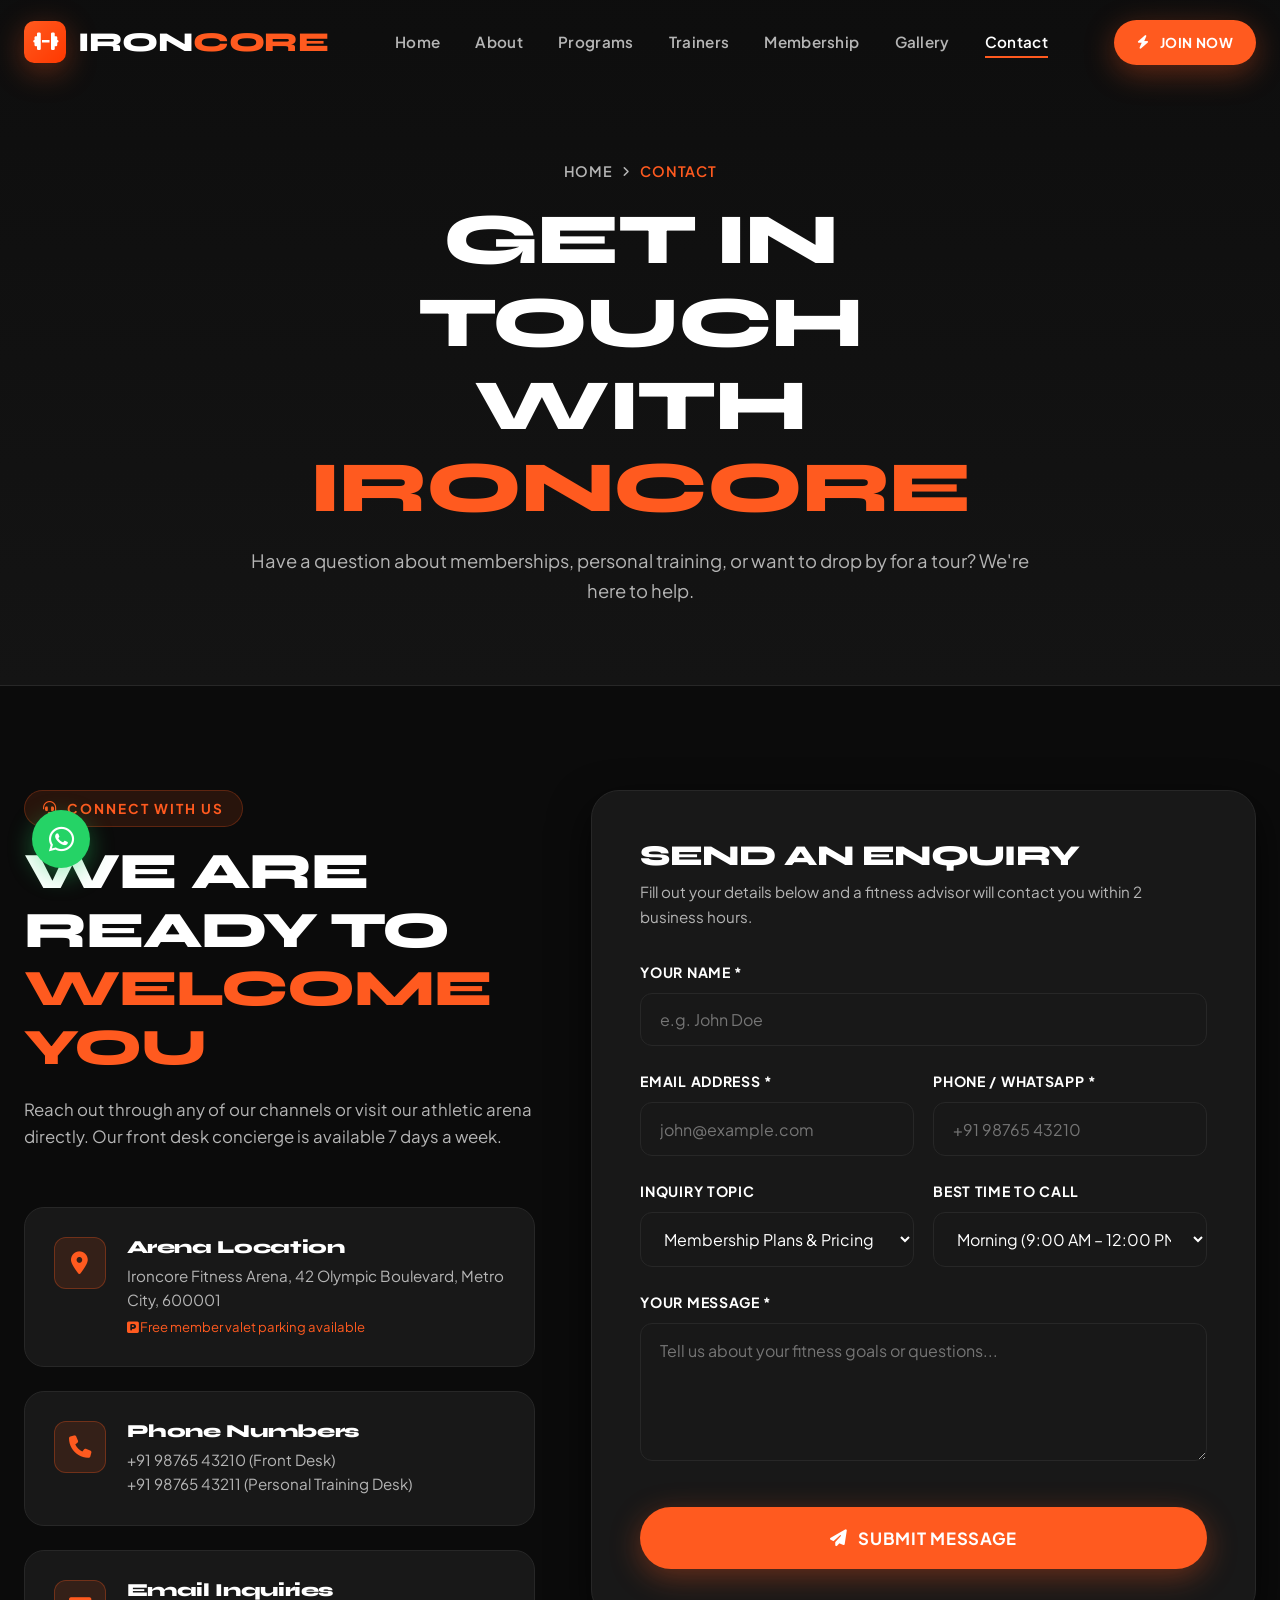
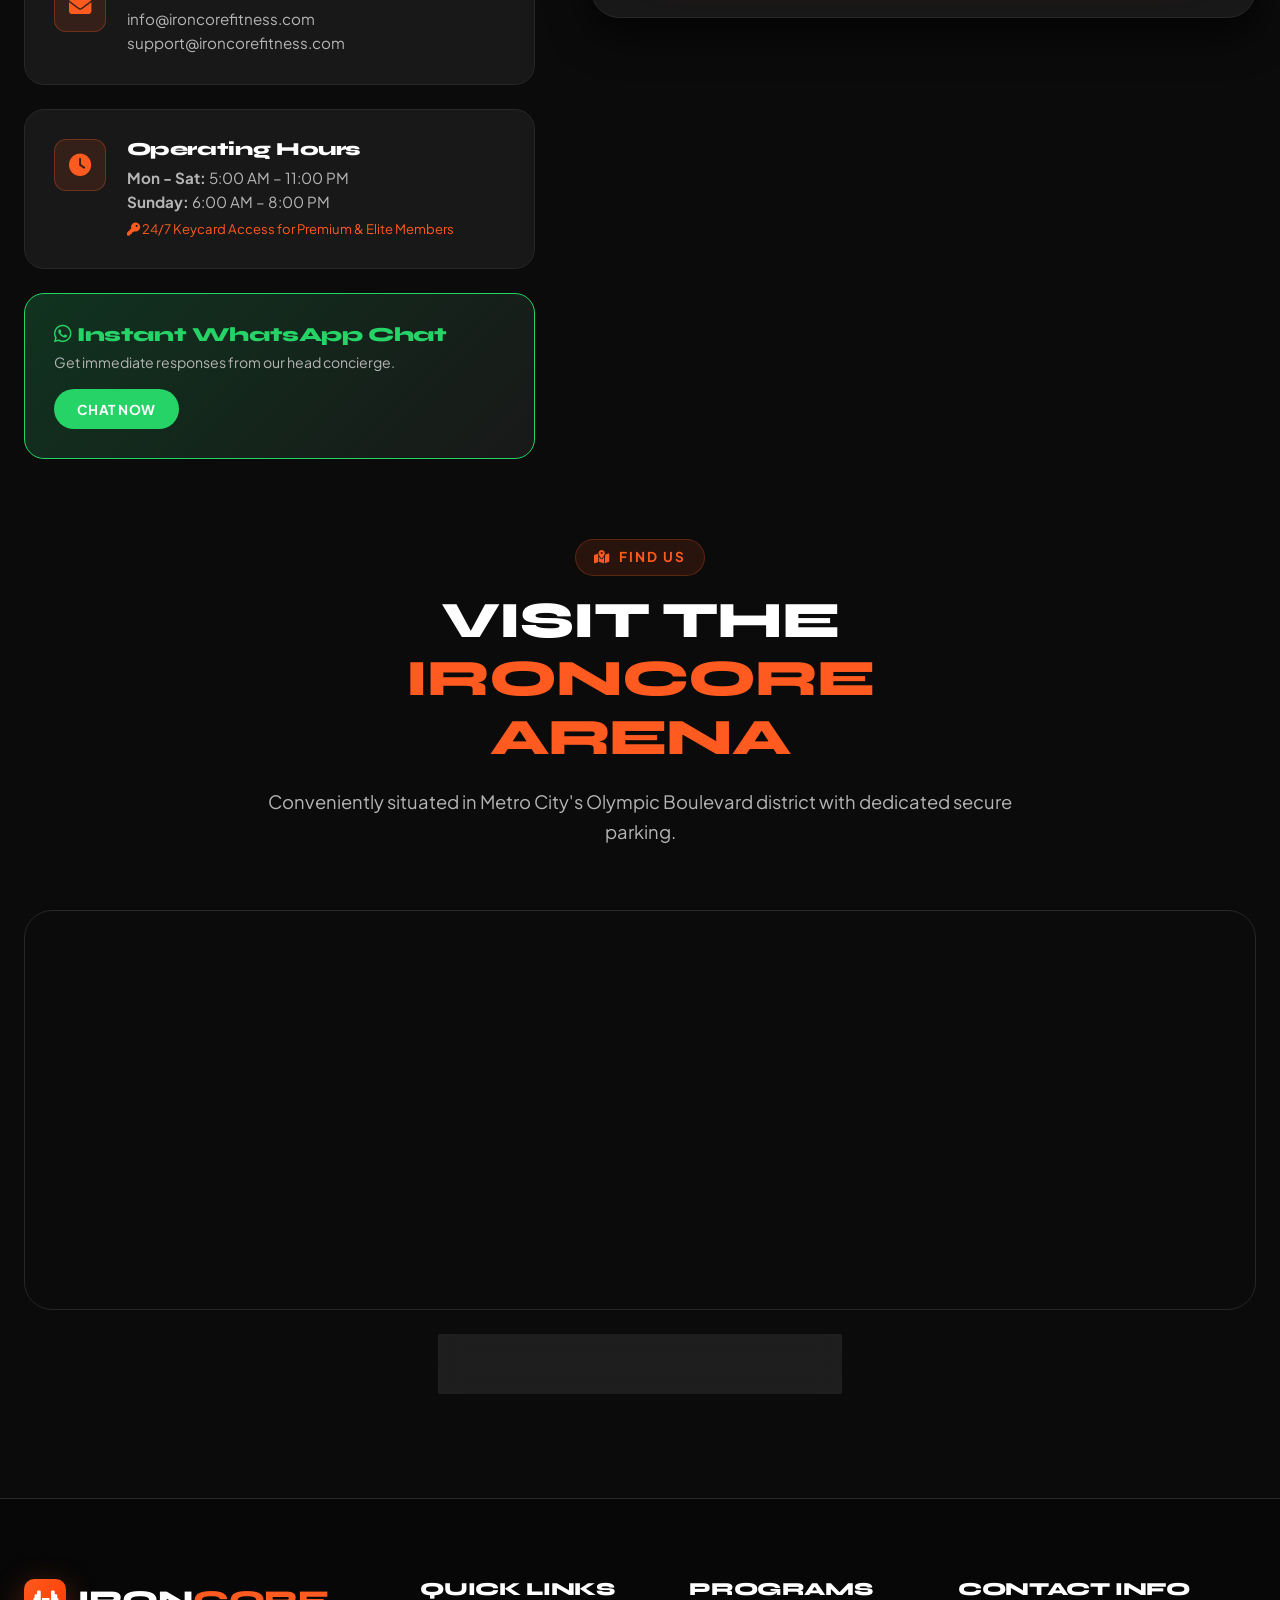
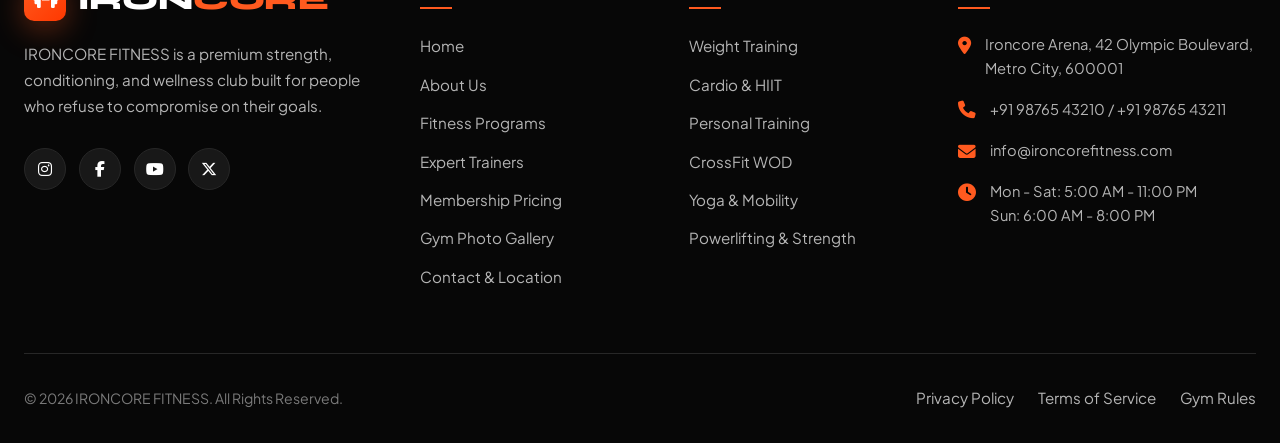
<file: contact.html>
<!DOCTYPE html>
<html lang="en">
<head>
  <meta charset="UTF-8">
  <meta name="viewport" content="width=device-width, initial-scale=1.0">
  <title>Contact Us & Location | IRONCORE FITNESS</title>
  <meta name="description" content="Get in touch with IRONCORE FITNESS. Visit our Metro City training arena, call our coaching desk, or chat directly via WhatsApp.">
  
  <link rel="icon" type="image/svg+xml" href="data:image/svg+xml,<svg xmlns='http://www.w3.org/2000/svg' viewBox='0 0 24 24' fill='%23FF5A1F'><path d='M20.57 14.86L22 13.43 20.57 12 17 15.57 8.43 7 12 3.43 10.57 2 9.14 3.43 7.71 2 5.57 4.14 4.14 2.71 2.71 4.14l1.43 1.43L2 7.71l1.43 1.43L2 10.57 3.43 12 7 8.43 15.57 17 12 20.57 13.43 22l1.43-1.43L16.29 22l2.14-2.14 1.43 1.43 1.43-1.43-1.43-1.43L22 16.29z'/></svg>">
  <link rel="stylesheet" href="https://cdnjs.cloudflare.com/ajax/libs/font-awesome/6.5.1/css/all.min.css">
  <link rel="stylesheet" href="css/style.css">
  <style>
    .input-error {
      border-color: #EF4444 !important;
      box-shadow: 0 0 0 2px rgba(239, 68, 68, 0.25) !important;
    }
  </style>
</head>
<body>

  <!-- Navigation Bar -->
  <nav class="navbar" id="navbar">
    <div class="container nav-container">
      <a href="index.html" class="nav-brand">
        <div class="nav-brand-icon">
          <i class="fa-solid fa-dumbbell"></i>
        </div>
        <span>IRON<span class="brand-accent">CORE</span></span>
      </a>

      <ul class="nav-menu">
        <li><a href="index.html" class="nav-link">Home</a></li>
        <li><a href="about.html" class="nav-link">About</a></li>
        <li><a href="programs.html" class="nav-link">Programs</a></li>
        <li><a href="trainers.html" class="nav-link">Trainers</a></li>
        <li><a href="membership.html" class="nav-link">Membership</a></li>
        <li><a href="gallery.html" class="nav-link">Gallery</a></li>
        <li><a href="contact.html" class="nav-link active">Contact</a></li>
      </ul>

      <div class="nav-actions">
        <a href="#joinModal" class="btn btn-primary btn-sm" data-open-modal="joinModal" data-plan="Premium">
          <i class="fa-solid fa-bolt"></i> Join Now
        </a>
        <button class="nav-toggle" aria-label="Toggle navigation menu">
          <i class="fa-solid fa-bars"></i>
        </button>
      </div>
    </div>
  </nav>

  <!-- Mobile Drawer -->
  <div class="mobile-nav-overlay" id="mobileOverlay">
    <div class="mobile-nav-drawer">
      <div>
        <div style="display: flex; justify-content: space-between; align-items: center; margin-bottom: 2rem;">
          <div class="nav-brand" style="font-size: 1.4rem;">
            <div class="nav-brand-icon" style="width: 36px; height: 36px; font-size: 1rem;">
              <i class="fa-solid fa-dumbbell"></i>
            </div>
            <span>IRON<span class="brand-accent">CORE</span></span>
          </div>
          <button class="mobile-nav-close" aria-label="Close menu">
            <i class="fa-solid fa-xmark"></i>
          </button>
        </div>

        <div class="mobile-nav-links">
          <a href="index.html" class="mobile-nav-link">Home</a>
          <a href="about.html" class="mobile-nav-link">About Us</a>
          <a href="programs.html" class="mobile-nav-link">Programs</a>
          <a href="trainers.html" class="mobile-nav-link">Trainers</a>
          <a href="membership.html" class="mobile-nav-link">Membership</a>
          <a href="gallery.html" class="mobile-nav-link">Gallery</a>
          <a href="contact.html" class="mobile-nav-link active">Contact</a>
        </div>
      </div>

      <div style="display: flex; flex-direction: column; gap: 1rem; margin-top: 2rem;">
        <button class="btn btn-primary btn-block" data-open-modal="joinModal" data-plan="Premium">
          <i class="fa-solid fa-bolt"></i> Join IRONCORE
        </button>
        <button class="btn btn-secondary btn-block whatsapp-trigger">
          <i class="fa-brands fa-whatsapp"></i> Chat on WhatsApp
        </button>
      </div>
    </div>
  </div>

  <!-- Subpage Hero Header -->
  <header class="subpage-hero">
    <div class="subpage-hero-bg" style="background-image: url('https://images.unsplash.com/photo-1534438327276-14e5300c3a48?auto=format&fit=crop&w=1920&q=80');"></div>
    <div class="subpage-hero-overlay"></div>
    <div class="container">
      <div class="subpage-hero-content">
        <div class="breadcrumb">
          <a href="index.html">Home</a>
          <i class="fa-solid fa-angle-right" style="font-size: 0.75rem;"></i>
          <span class="current">Contact</span>
        </div>
        <h1 style="margin-bottom: 1rem;">GET IN TOUCH WITH <br><span style="color: var(--color-accent);">IRONCORE</span></h1>
        <p style="font-size: 1.15rem; color: var(--color-text-muted);">
          Have a question about memberships, personal training, or want to drop by for a tour? We're here to help.
        </p>
      </div>
    </div>
  </header>

  <!-- Contact Grid: Cards & Interactive Form -->
  <section class="section">
    <div class="container">
      <div class="contact-grid">
        
        <!-- Left Column: Contact Cards -->
        <div class="contact-info-cards">
          <div>
            <div class="section-tag">
              <i class="fa-solid fa-headset"></i> Connect With Us
            </div>
            <h2 class="section-title">WE ARE READY TO <span class="text-orange">WELCOME YOU</span></h2>
            <p style="margin-bottom: 2rem; color: var(--color-text-muted);">
              Reach out through any of our channels or visit our athletic arena directly. Our front desk concierge is available 7 days a week.
            </p>
          </div>

          <!-- Card 1: Location -->
          <div class="contact-card">
            <div class="contact-card-icon">
              <i class="fa-solid fa-location-dot"></i>
            </div>
            <div class="contact-card-content">
              <h4>Arena Location</h4>
              <p>Ironcore Fitness Arena, 42 Olympic Boulevard, Metro City, 600001</p>
              <span style="font-size: 0.82rem; color: var(--color-accent); display: block; margin-top: 4px;">
                <i class="fa-solid fa-square-parking"></i> Free member valet parking available
              </span>
            </div>
          </div>

          <!-- Card 2: Phone -->
          <div class="contact-card">
            <div class="contact-card-icon">
              <i class="fa-solid fa-phone"></i>
            </div>
            <div class="contact-card-content">
              <h4>Phone Numbers</h4>
              <p><a href="tel:+919876543210">+91 98765 43210</a> (Front Desk)</p>
              <p><a href="tel:+919876543211">+91 98765 43211</a> (Personal Training Desk)</p>
            </div>
          </div>

          <!-- Card 3: Email -->
          <div class="contact-card">
            <div class="contact-card-icon">
              <i class="fa-solid fa-envelope"></i>
            </div>
            <div class="contact-card-content">
              <h4>Email Inquiries</h4>
              <p><a href="mailto:info@ironcorefitness.com">info@ironcorefitness.com</a></p>
              <p><a href="mailto:support@ironcorefitness.com">support@ironcorefitness.com</a></p>
            </div>
          </div>

          <!-- Card 4: Operating Hours -->
          <div class="contact-card">
            <div class="contact-card-icon">
              <i class="fa-solid fa-clock"></i>
            </div>
            <div class="contact-card-content">
              <h4>Operating Hours</h4>
              <p><strong>Mon - Sat:</strong> 5:00 AM – 11:00 PM</p>
              <p><strong>Sunday:</strong> 6:00 AM – 8:00 PM</p>
              <span style="font-size: 0.82rem; color: var(--color-accent); display: block; margin-top: 4px;">
                <i class="fa-solid fa-key"></i> 24/7 Keycard Access for Premium & Elite Members
              </span>
            </div>
          </div>

          <!-- Card 5: WhatsApp Direct Action Card -->
          <div style="background: linear-gradient(135deg, #10331f 0%, var(--color-surface) 100%); border: 1px solid #25D366; border-radius: var(--radius-lg); padding: 1.8rem; display: flex; align-items: center; justify-content: space-between; gap: 1rem; flex-wrap: wrap;">
            <div>
              <h4 style="color: #25D366; margin-bottom: 0.3rem;"><i class="fa-brands fa-whatsapp"></i> Instant WhatsApp Chat</h4>
              <p style="font-size: 0.88rem; color: var(--color-text-muted); margin: 0;">Get immediate responses from our head concierge.</p>
            </div>
            <button class="btn btn-sm whatsapp-trigger" style="background: #25D366; color: #fff;">
              Chat Now
            </button>
          </div>
        </div>

        <!-- Right Column: Interactive Contact Form -->
        <div>
          <div class="contact-form-box">
            <h3 style="font-size: 1.8rem; margin-bottom: 0.5rem;">SEND AN <span class="text-orange">ENQUIRY</span></h3>
            <p style="font-size: 0.95rem; color: var(--color-text-muted); margin-bottom: 2rem;">
              Fill out your details below and a fitness advisor will contact you within 2 business hours.
            </p>

            <form id="contactForm">
              <div class="bmi-form-group">
                <label class="form-label" for="contactName">Your Name *</label>
                <input type="text" id="contactName" name="name" class="form-control" placeholder="e.g. John Doe" required>
              </div>

              <div class="bmi-form-row">
                <div class="bmi-form-group">
                  <label class="form-label" for="contactEmail">Email Address *</label>
                  <input type="email" id="contactEmail" name="email" class="form-control" placeholder="john@example.com" required>
                </div>
                <div class="bmi-form-group">
                  <label class="form-label" for="contactPhone">Phone / WhatsApp *</label>
                  <input type="tel" id="contactPhone" name="phone" class="form-control" placeholder="+91 98765 43210" required>
                </div>
              </div>

              <div class="bmi-form-row">
                <div class="bmi-form-group">
                  <label class="form-label" for="contactSubject">Inquiry Topic</label>
                  <select id="contactSubject" name="subject" class="form-control">
                    <option value="Membership Plans">Membership Plans & Pricing</option>
                    <option value="Free Trial Pass">Claim 1-Day Free Trial Pass</option>
                    <option value="Personal Training">1-on-1 Personal Training</option>
                    <option value="Facility Tour">Schedule a Guided Gym Tour</option>
                    <option value="Corporate Wellness">Corporate Membership</option>
                  </select>
                </div>
                <div class="bmi-form-group">
                  <label class="form-label" for="contactTime">Best Time to Call</label>
                  <select id="contactTime" name="time" class="form-control">
                    <option value="Morning (9am - 12pm)">Morning (9:00 AM – 12:00 PM)</option>
                    <option value="Afternoon (12pm - 4pm)">Afternoon (12:00 PM – 4:00 PM)</option>
                    <option value="Evening (4pm - 8pm)">Evening (4:00 PM – 8:00 PM)</option>
                  </select>
                </div>
              </div>

              <div class="bmi-form-group">
                <label class="form-label" for="contactMessage">Your Message *</label>
                <textarea id="contactMessage" name="message" class="form-control" rows="5" placeholder="Tell us about your fitness goals or questions..." required></textarea>
              </div>

              <button type="submit" class="btn btn-primary btn-block btn-lg" style="margin-top: 1rem;">
                <i class="fa-solid fa-paper-plane"></i> Submit Message
              </button>
            </form>
          </div>
        </div>
      </div>

      <!-- Location Map Section -->
      <div style="margin-top: 5rem;">
        <div class="section-header" style="margin-bottom: 2rem;">
          <div class="section-tag">
            <i class="fa-solid fa-map-location-dot"></i> Find Us
          </div>
          <h2 class="section-title">VISIT THE <span class="text-orange">IRONCORE ARENA</span></h2>
          <p class="section-description">
            Conveniently situated in Metro City's Olympic Boulevard district with dedicated secure parking.
          </p>
        </div>

        <div class="map-card">
          <iframe 
            title="Ironcore Fitness Arena Location Map" 
            src="https://www.google.com/maps/embed?pb=!1m18!1m12!1m3!1d3886.757040713735!2d80.24523171482283!3d13.047807790805988!2m3!1f0!2f0!3f0!3m2!1i1024!2i768!4f13.1!3m3!1m2!1s0x3a5266459345cbbd%3A0x7d671239c0bc5f6b!2sOlympic%20Boulevard!5e0!3m2!1sen!2sin!4v1650000000000!5m2!1sen!2sin" 
            loading="lazy" 
            referrerpolicy="no-referrer-when-downgrade">
          </iframe>
        </div>

        <div style="text-align: center; margin-top: 1.5rem;">
          <a href="https://maps.google.com" target="_blank" class="btn btn-secondary">
            <i class="fa-solid fa-diamond-turn-right"></i> Open Navigation in Google Maps
          </a>
        </div>
      </div>
    </div>
  </section>

  <!-- Footer -->
  <footer class="footer">
    <div class="container">
      <div class="footer-grid">
        <div class="footer-brand">
          <a href="index.html" class="nav-brand">
            <div class="nav-brand-icon">
              <i class="fa-solid fa-dumbbell"></i>
            </div>
            <span>IRON<span class="brand-accent">CORE</span></span>
          </a>
          <p>
            IRONCORE FITNESS is a premium strength, conditioning, and wellness club built for people who refuse to compromise on their goals.
          </p>
          <div class="footer-social-links">
            <a href="https://instagram.com" target="_blank" class="footer-social-btn" aria-label="Instagram"><i class="fa-brands fa-instagram"></i></a>
            <a href="https://facebook.com" target="_blank" class="footer-social-btn" aria-label="Facebook"><i class="fa-brands fa-facebook-f"></i></a>
            <a href="https://youtube.com" target="_blank" class="footer-social-btn" aria-label="YouTube"><i class="fa-brands fa-youtube"></i></a>
            <a href="https://twitter.com" target="_blank" class="footer-social-btn" aria-label="Twitter"><i class="fa-brands fa-x-twitter"></i></a>
          </div>
        </div>

        <div>
          <h4 class="footer-col-title">Quick Links</h4>
          <ul class="footer-nav-list">
            <li><a href="index.html" class="footer-nav-link">Home</a></li>
            <li><a href="about.html" class="footer-nav-link">About Us</a></li>
            <li><a href="programs.html" class="footer-nav-link">Fitness Programs</a></li>
            <li><a href="trainers.html" class="footer-nav-link">Expert Trainers</a></li>
            <li><a href="membership.html" class="footer-nav-link">Membership Pricing</a></li>
            <li><a href="gallery.html" class="footer-nav-link">Gym Photo Gallery</a></li>
            <li><a href="contact.html" class="footer-nav-link">Contact & Location</a></li>
          </ul>
        </div>

        <div>
          <h4 class="footer-col-title">Programs</h4>
          <ul class="footer-nav-list">
            <li><a href="programs.html#weight-training" class="footer-nav-link">Weight Training</a></li>
            <li><a href="programs.html#cardio-training" class="footer-nav-link">Cardio & HIIT</a></li>
            <li><a href="programs.html#personal-training" class="footer-nav-link">Personal Training</a></li>
            <li><a href="programs.html#crossfit" class="footer-nav-link">CrossFit WOD</a></li>
            <li><a href="programs.html#yoga-flexibility" class="footer-nav-link">Yoga & Mobility</a></li>
            <li><a href="programs.html#strength-training" class="footer-nav-link">Powerlifting & Strength</a></li>
          </ul>
        </div>

        <div>
          <h4 class="footer-col-title">Contact Info</h4>
          <div class="footer-contact-list">
            <div class="footer-contact-item">
              <i class="fa-solid fa-location-dot"></i>
              <div>Ironcore Arena, 42 Olympic Boulevard, Metro City, 600001</div>
            </div>
            <div class="footer-contact-item">
              <i class="fa-solid fa-phone"></i>
              <div>+91 98765 43210 / +91 98765 43211</div>
            </div>
            <div class="footer-contact-item">
              <i class="fa-solid fa-envelope"></i>
              <div>info@ironcorefitness.com</div>
            </div>
            <div class="footer-contact-item">
              <i class="fa-solid fa-clock"></i>
              <div>Mon - Sat: 5:00 AM - 11:00 PM<br>Sun: 6:00 AM - 8:00 PM</div>
            </div>
          </div>
        </div>
      </div>

      <div class="footer-bottom">
        <div>&copy; 2026 IRONCORE FITNESS. All Rights Reserved.</div>
        <div style="display: flex; gap: 1.5rem;">
          <a href="#" class="footer-nav-link">Privacy Policy</a>
          <a href="#" class="footer-nav-link">Terms of Service</a>
          <a href="#" class="footer-nav-link">Gym Rules</a>
        </div>
      </div>
    </div>
  </footer>

  <!-- Join Modal -->
  <div class="modal-overlay" id="joinModal">
    <div class="modal-card">
      <div class="modal-header">
        <h3 style="font-size: 1.5rem; text-transform: uppercase;">
          JOIN <span style="color: var(--color-accent);">IRONCORE FITNESS</span>
        </h3>
        <p style="font-size: 0.88rem; color: var(--color-text-muted); margin-top: 4px;">
          Send your details to claim a free pass and get scheduled with a coach.
        </p>
        <button class="modal-close" aria-label="Close modal">
          <i class="fa-solid fa-xmark"></i>
        </button>
      </div>

      <div class="modal-body">
        <form id="joinForm">
          <div class="bmi-form-group">
            <label class="form-label" for="modalName">Full Name *</label>
            <input type="text" id="modalName" name="modalName" class="form-control" placeholder="e.g. John Doe" required>
          </div>

          <div class="bmi-form-row">
            <div class="bmi-form-group">
              <label class="form-label" for="modalEmail">Email Address *</label>
              <input type="email" id="modalEmail" name="modalEmail" class="form-control" placeholder="john@example.com" required>
            </div>
            <div class="bmi-form-group">
              <label class="form-label" for="modalPhone">Phone / WhatsApp *</label>
              <input type="tel" id="modalPhone" name="modalPhone" class="form-control" placeholder="+91 98765 43210" required>
            </div>
          </div>

          <div class="bmi-form-row">
            <div class="bmi-form-group">
              <label class="form-label" for="modalPlan">Preferred Membership</label>
              <select id="modalPlan" name="modalPlan" class="form-control">
                <option value="Premium" selected>Premium Plan (₹1,999/mo) - Recommended</option>
                <option value="Basic">Basic Plan (₹999/mo)</option>
                <option value="Elite">Elite Plan (₹3,499/mo)</option>
                <option value="Trial Pass">1-Day Free Trial Pass</option>
              </select>
            </div>
            <div class="bmi-form-group">
              <label class="form-label" for="modalProgram">Focus Area</label>
              <select id="modalProgram" name="modalProgram" class="form-control">
                <option value="General Fitness">General Fitness</option>
                <option value="Weight Training">Weight Training</option>
                <option value="Personal Training">Personal Training</option>
                <option value="CrossFit">CrossFit & Conditioning</option>
                <option value="Yoga & Flexibility">Yoga & Flexibility</option>
              </select>
            </div>
          </div>

          <div style="margin-top: 1.5rem;">
            <button type="submit" class="btn btn-primary btn-block">
              <i class="fa-solid fa-check"></i> Submit Membership Enquiry
            </button>
          </div>
        </form>
      </div>
    </div>
  </div>

  <div class="floating-whatsapp" title="Chat with us on WhatsApp" aria-label="WhatsApp Chat">
    <i class="fa-brands fa-whatsapp"></i>
  </div>

  <button class="back-to-top" aria-label="Back to top">
    <i class="fa-solid fa-chevron-up"></i>
  </button>

  <script src="js/main.js"></script>
  <script src="js/forms.js"></script>
</body>
</html>
</file>
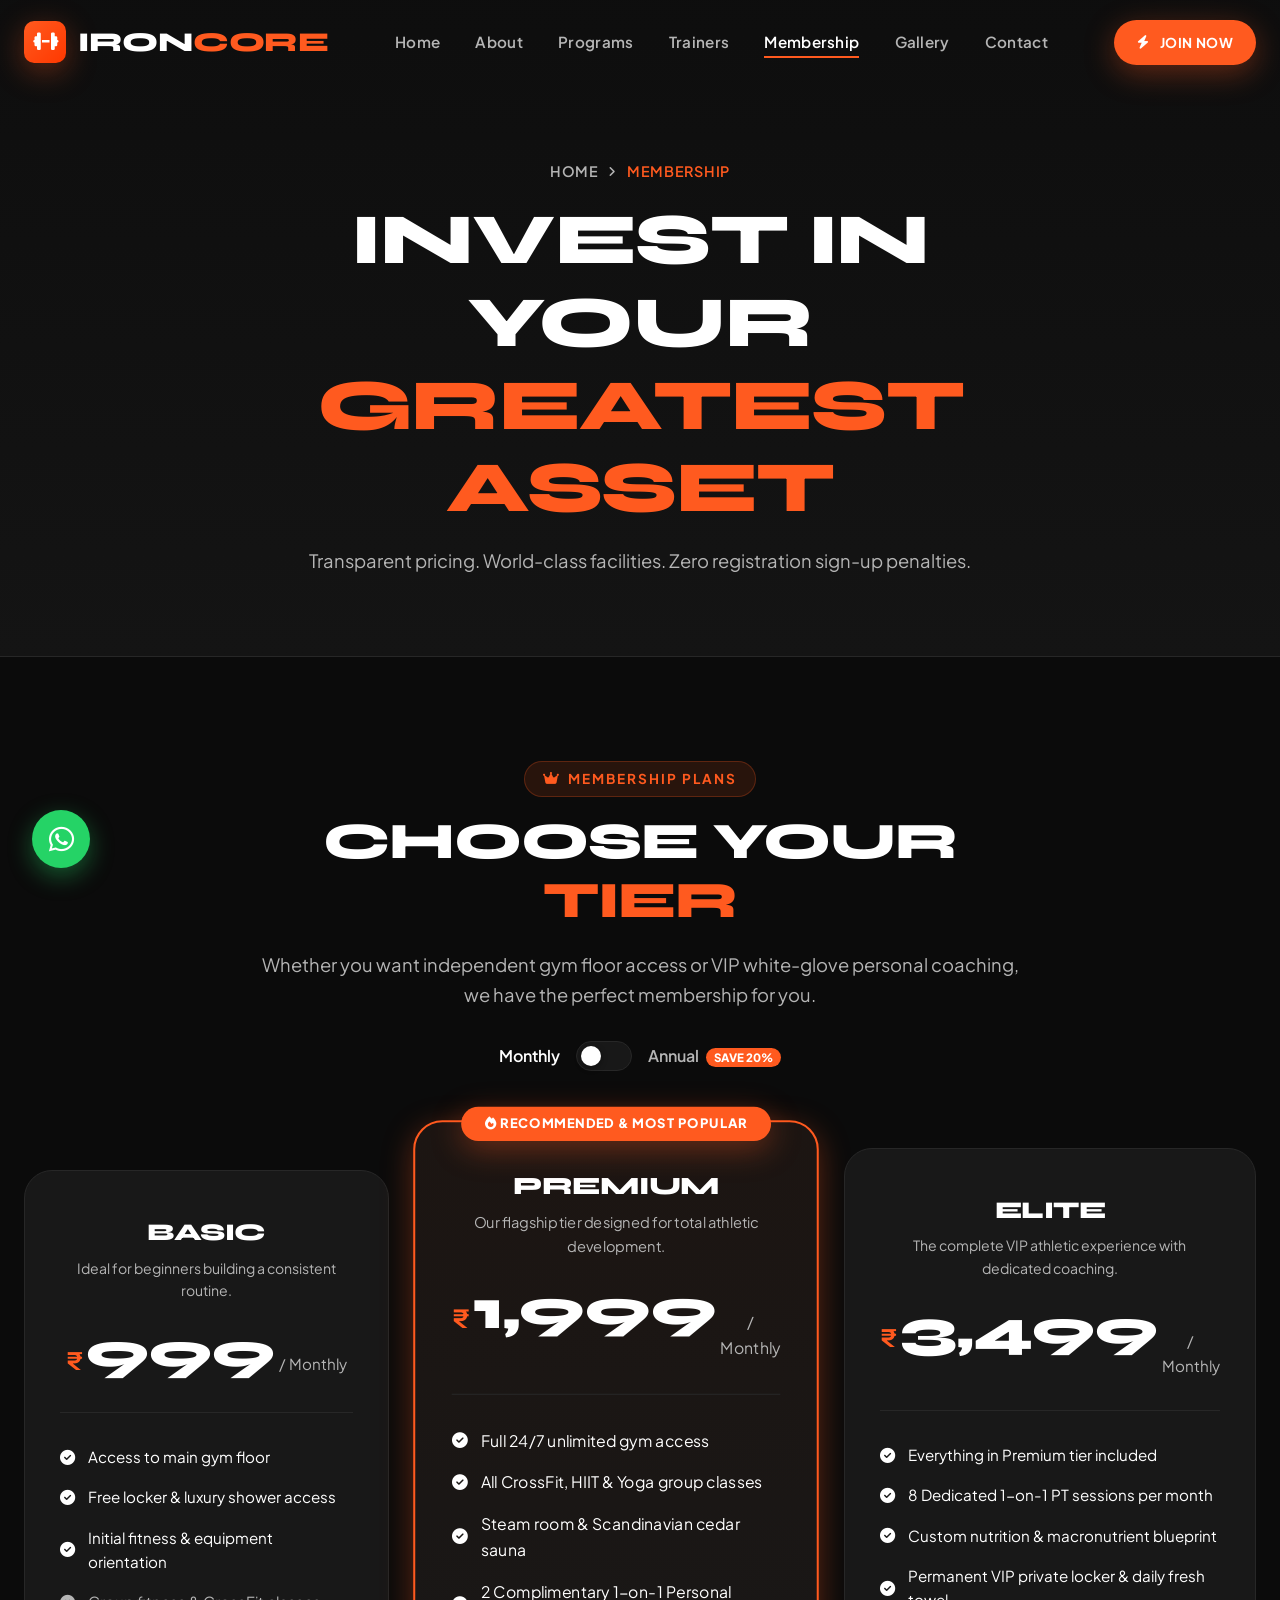
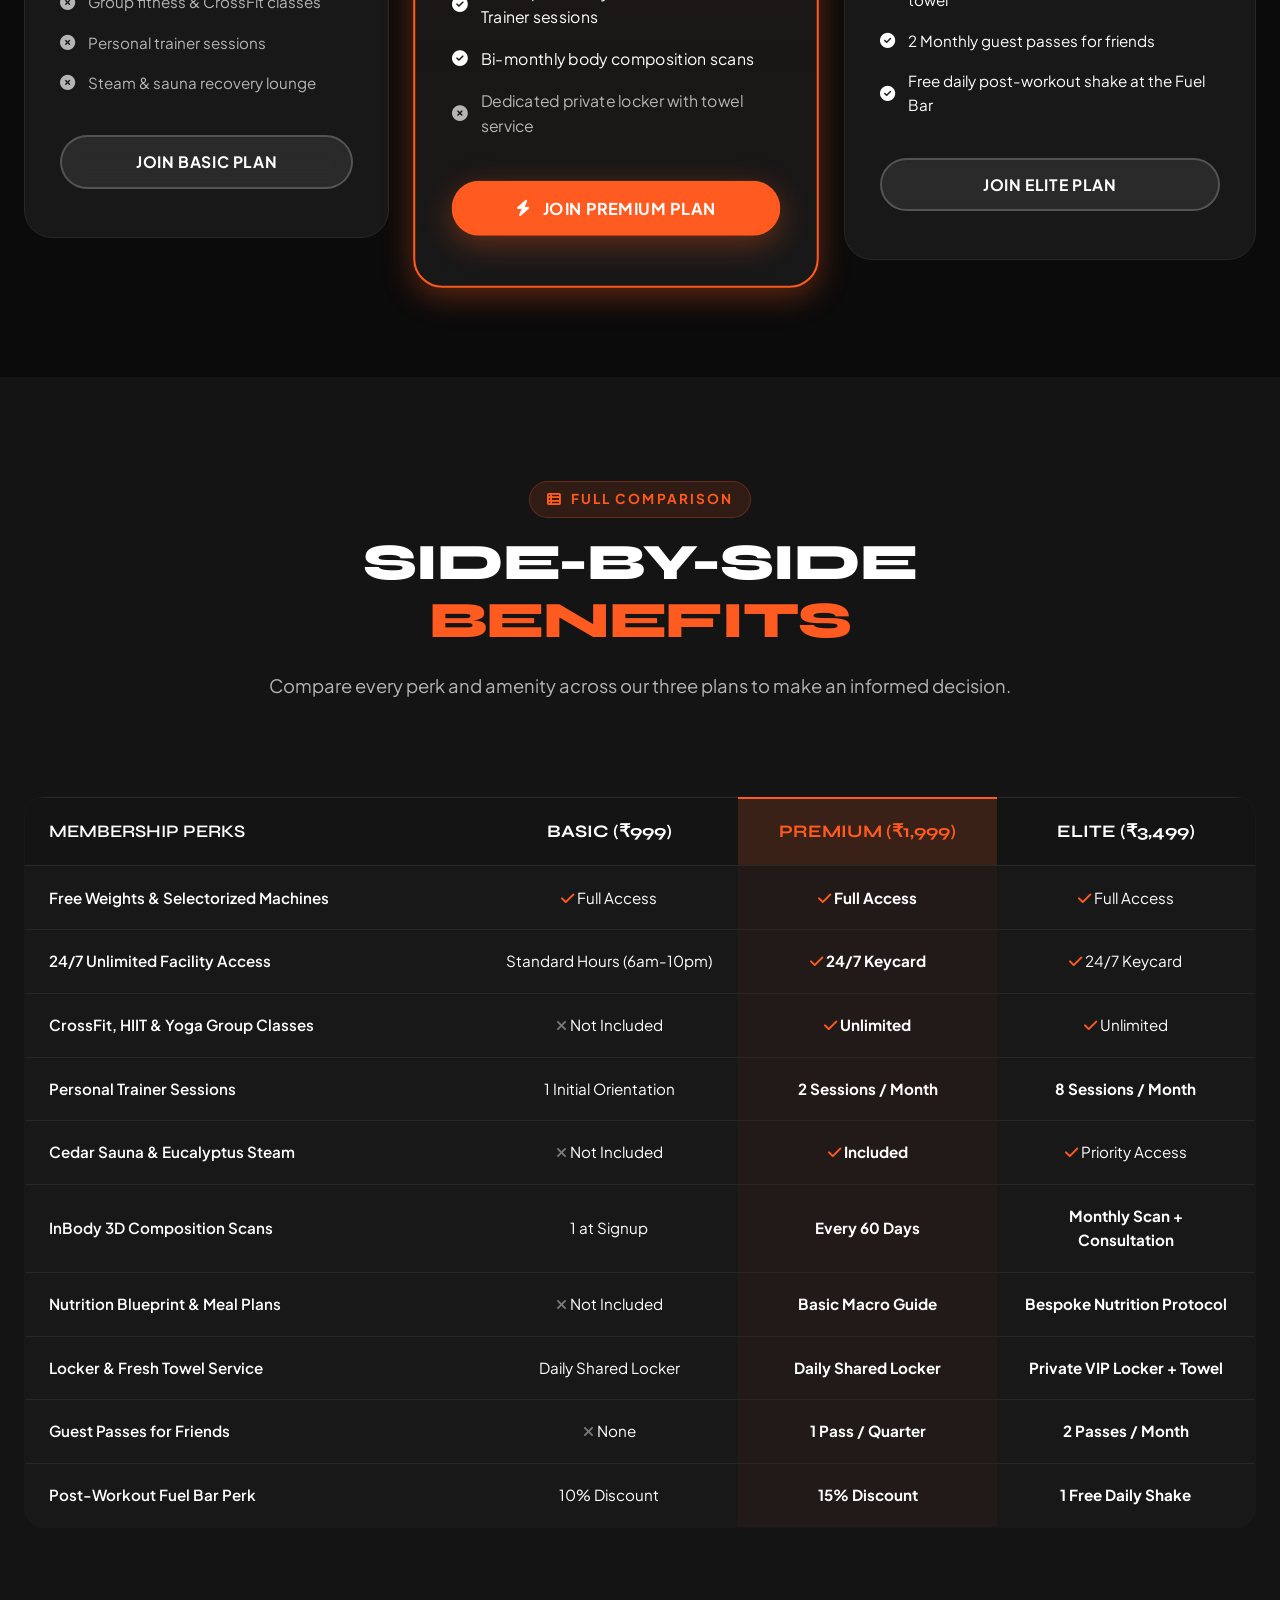
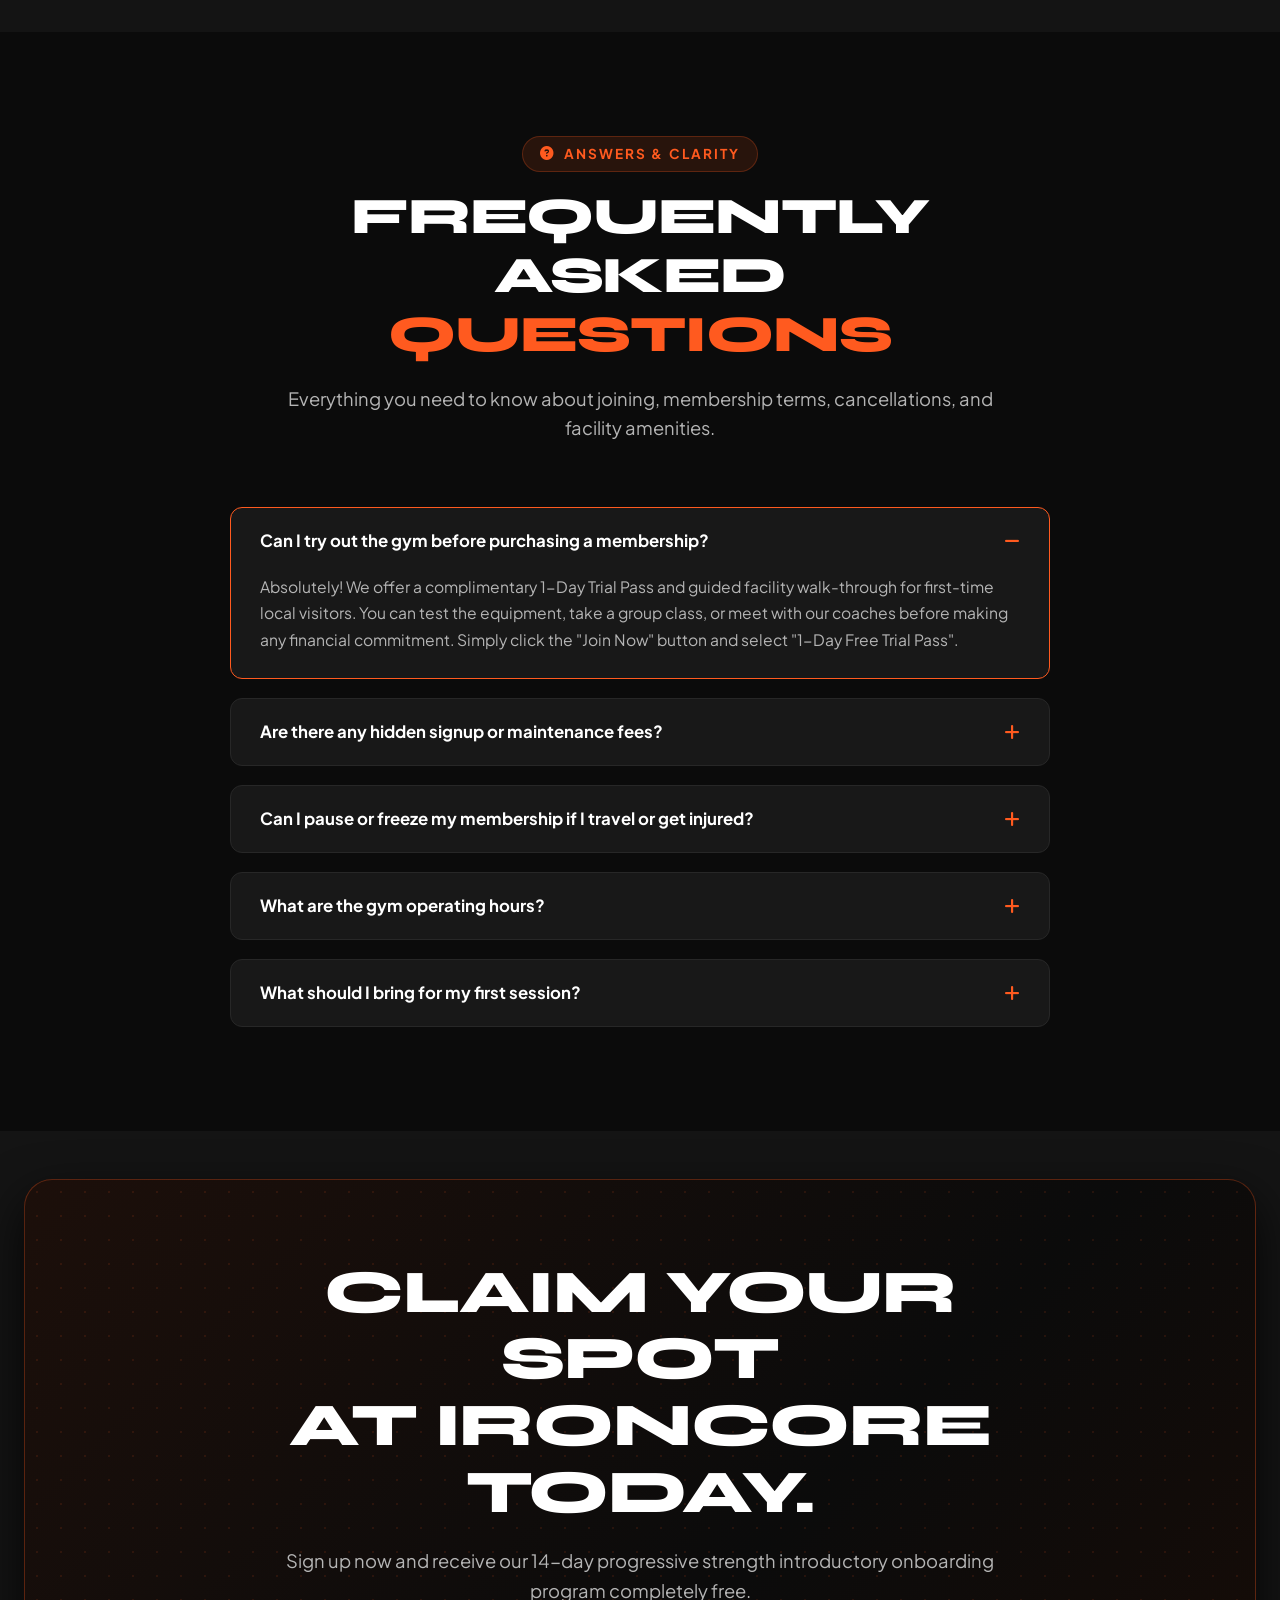
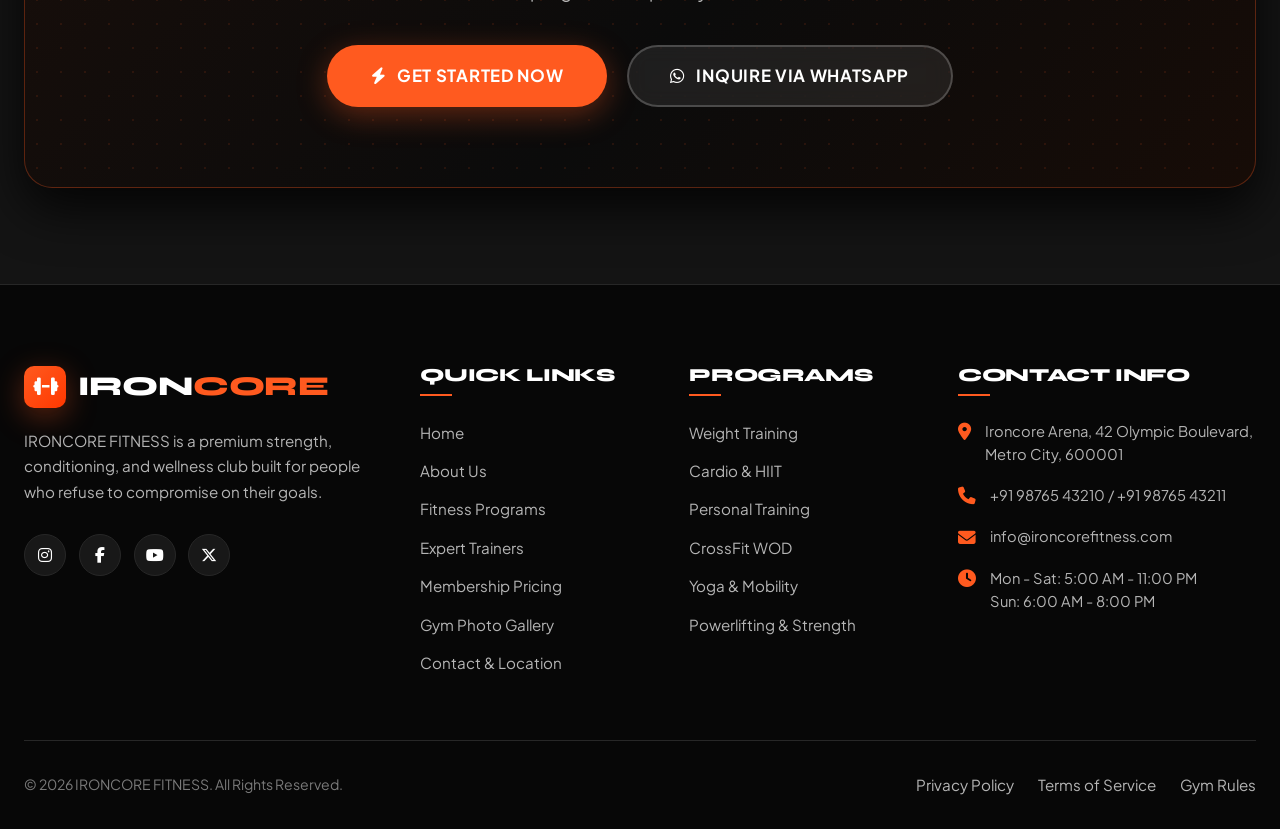
<file: membership.html>
<!DOCTYPE html>
<html lang="en">
<head>
  <meta charset="UTF-8">
  <meta name="viewport" content="width=device-width, initial-scale=1.0">
  <title>Membership Pricing & Plans | IRONCORE FITNESS</title>
  <meta name="description" content="Explore flexible membership tiers at IRONCORE FITNESS. Basic (₹999), Premium (₹1,999), and Elite (₹3,499) with full 24/7 access, sauna, and coaching.">
  
  <link rel="icon" type="image/svg+xml" href="data:image/svg+xml,<svg xmlns='http://www.w3.org/2000/svg' viewBox='0 0 24 24' fill='%23FF5A1F'><path d='M20.57 14.86L22 13.43 20.57 12 17 15.57 8.43 7 12 3.43 10.57 2 9.14 3.43 7.71 2 5.57 4.14 4.14 2.71 2.71 4.14l1.43 1.43L2 7.71l1.43 1.43L2 10.57 3.43 12 7 8.43 15.57 17 12 20.57 13.43 22l1.43-1.43L16.29 22l2.14-2.14 1.43 1.43 1.43-1.43-1.43-1.43L22 16.29z'/></svg>">
  <link rel="stylesheet" href="https://cdnjs.cloudflare.com/ajax/libs/font-awesome/6.5.1/css/all.min.css">
  <link rel="stylesheet" href="css/style.css">
  <style>
    /* Specific styles for FAQ and Comparison Table */
    .compare-table {
      width: 100%;
      border-collapse: collapse;
      margin-top: 2rem;
      background: var(--color-surface);
      border-radius: var(--radius-lg);
      overflow: hidden;
      border: 1px solid var(--color-border);
    }
    .compare-table th, .compare-table td {
      padding: 1.2rem 1.5rem;
      text-align: center;
      border-bottom: 1px solid var(--color-border);
      font-size: 0.95rem;
    }
    .compare-table th {
      background: var(--color-secondary);
      font-family: var(--font-display);
      text-transform: uppercase;
      font-size: 1.1rem;
      color: #FFFFFF;
    }
    .compare-table th:first-child, .compare-table td:first-child {
      text-align: left;
      font-weight: 600;
    }
    .compare-table th.col-featured {
      background: rgba(255, 90, 31, 0.15);
      color: var(--color-accent);
      border-top: 3px solid var(--color-accent);
    }
    .compare-table td.col-featured {
      background: rgba(255, 90, 31, 0.04);
      font-weight: 700;
    }
    .faq-container {
      max-width: 820px;
      margin: 0 auto;
      display: flex;
      flex-direction: column;
      gap: 1.2rem;
    }
    .faq-item {
      background: var(--color-surface);
      border: 1px solid var(--color-border);
      border-radius: var(--radius-md);
      overflow: hidden;
      transition: all var(--transition-fast);
    }
    .faq-item.active {
      border-color: var(--color-accent);
    }
    .faq-question {
      width: 100%;
      background: transparent;
      border: none;
      padding: 1.4rem 1.8rem;
      display: flex;
      align-items: center;
      justify-content: space-between;
      color: #FFFFFF;
      font-family: var(--font-body);
      font-size: 1.05rem;
      font-weight: 700;
      cursor: pointer;
      text-align: left;
    }
    .faq-icon {
      color: var(--color-accent);
      font-size: 1.1rem;
      transition: transform var(--transition-fast);
    }
    .faq-answer {
      display: none;
      padding: 0 1.8rem 1.5rem 1.8rem;
      color: var(--color-text-muted);
      font-size: 0.98rem;
      line-height: 1.7;
    }
    .faq-item.active .faq-answer {
      display: block;
    }
  </style>
</head>
<body>

  <!-- Navigation Bar -->
  <nav class="navbar" id="navbar">
    <div class="container nav-container">
      <a href="index.html" class="nav-brand">
        <div class="nav-brand-icon">
          <i class="fa-solid fa-dumbbell"></i>
        </div>
        <span>IRON<span class="brand-accent">CORE</span></span>
      </a>

      <ul class="nav-menu">
        <li><a href="index.html" class="nav-link">Home</a></li>
        <li><a href="about.html" class="nav-link">About</a></li>
        <li><a href="programs.html" class="nav-link">Programs</a></li>
        <li><a href="trainers.html" class="nav-link">Trainers</a></li>
        <li><a href="membership.html" class="nav-link active">Membership</a></li>
        <li><a href="gallery.html" class="nav-link">Gallery</a></li>
        <li><a href="contact.html" class="nav-link">Contact</a></li>
      </ul>

      <div class="nav-actions">
        <a href="#joinModal" class="btn btn-primary btn-sm" data-open-modal="joinModal" data-plan="Premium">
          <i class="fa-solid fa-bolt"></i> Join Now
        </a>
        <button class="nav-toggle" aria-label="Toggle navigation menu">
          <i class="fa-solid fa-bars"></i>
        </button>
      </div>
    </div>
  </nav>

  <!-- Mobile Drawer -->
  <div class="mobile-nav-overlay" id="mobileOverlay">
    <div class="mobile-nav-drawer">
      <div>
        <div style="display: flex; justify-content: space-between; align-items: center; margin-bottom: 2rem;">
          <div class="nav-brand" style="font-size: 1.4rem;">
            <div class="nav-brand-icon" style="width: 36px; height: 36px; font-size: 1rem;">
              <i class="fa-solid fa-dumbbell"></i>
            </div>
            <span>IRON<span class="brand-accent">CORE</span></span>
          </div>
          <button class="mobile-nav-close" aria-label="Close menu">
            <i class="fa-solid fa-xmark"></i>
          </button>
        </div>

        <div class="mobile-nav-links">
          <a href="index.html" class="mobile-nav-link">Home</a>
          <a href="about.html" class="mobile-nav-link">About Us</a>
          <a href="programs.html" class="mobile-nav-link">Programs</a>
          <a href="trainers.html" class="mobile-nav-link">Trainers</a>
          <a href="membership.html" class="mobile-nav-link active">Membership</a>
          <a href="gallery.html" class="mobile-nav-link">Gallery</a>
          <a href="contact.html" class="mobile-nav-link">Contact</a>
        </div>
      </div>

      <div style="display: flex; flex-direction: column; gap: 1rem; margin-top: 2rem;">
        <button class="btn btn-primary btn-block" data-open-modal="joinModal" data-plan="Premium">
          <i class="fa-solid fa-bolt"></i> Join IRONCORE
        </button>
        <button class="btn btn-secondary btn-block whatsapp-trigger">
          <i class="fa-brands fa-whatsapp"></i> Chat on WhatsApp
        </button>
      </div>
    </div>
  </div>

  <!-- Subpage Hero Header -->
  <header class="subpage-hero">
    <div class="subpage-hero-bg" style="background-image: url('https://images.unsplash.com/photo-1534438327276-14e5300c3a48?auto=format&fit=crop&w=1920&q=80');"></div>
    <div class="subpage-hero-overlay"></div>
    <div class="container">
      <div class="subpage-hero-content">
        <div class="breadcrumb">
          <a href="index.html">Home</a>
          <i class="fa-solid fa-angle-right" style="font-size: 0.75rem;"></i>
          <span class="current">Membership</span>
        </div>
        <h1 style="margin-bottom: 1rem;">INVEST IN YOUR <br><span style="color: var(--color-accent);">GREATEST ASSET</span></h1>
        <p style="font-size: 1.15rem; color: var(--color-text-muted);">
          Transparent pricing. World-class facilities. Zero registration sign-up penalties.
        </p>
      </div>
    </div>
  </header>

  <!-- Pricing Cards Section -->
  <section class="section">
    <div class="container">
      <div class="section-header">
        <div class="section-tag">
          <i class="fa-solid fa-crown"></i> Membership Plans
        </div>
        <h2 class="section-title">CHOOSE YOUR <span class="text-orange">TIER</span></h2>
        <p class="section-description">
          Whether you want independent gym floor access or VIP white-glove personal coaching, we have the perfect membership for you.
        </p>

        <!-- Monthly / Annual Toggle -->
        <div style="display: flex; align-items: center; justify-content: center; gap: 1rem; margin-top: 2rem;">
          <span style="font-weight: 600; color: #FFFFFF;">Monthly</span>
          <label style="position: relative; display: inline-block; width: 56px; height: 30px; cursor: pointer;">
            <input type="checkbox" id="billingToggle" style="opacity: 0; width: 0; height: 0;">
            <span style="position: absolute; inset: 0; background-color: var(--color-surface); border: 1px solid var(--color-border); border-radius: 34px; transition: 0.3s;" id="toggleSlider"></span>
          </label>
          <span style="font-weight: 600; color: var(--color-text-muted);">
            Annual <span style="background: var(--color-accent); color: #fff; font-size: 0.72rem; padding: 2px 8px; border-radius: 12px; font-weight: 800; margin-left: 4px;">SAVE 20%</span>
          </span>
        </div>
      </div>

      <div class="pricing-grid">
        <!-- Basic Plan -->
        <div class="pricing-card">
          <div class="pricing-header">
            <h3 class="pricing-plan-name">Basic</h3>
            <p class="pricing-desc">Ideal for beginners building a consistent routine.</p>
            <div class="pricing-price-box">
              <span class="pricing-currency">₹</span>
              <span class="pricing-amount" data-monthly="999" data-annual="799">999</span>
              <span class="pricing-duration">/ Monthly</span>
            </div>
          </div>
          <div class="pricing-features">
            <div class="feature-item active">
              <i class="fa-solid fa-circle-check"></i>
              <span>Access to main gym floor</span>
            </div>
            <div class="feature-item active">
              <i class="fa-solid fa-circle-check"></i>
              <span>Free locker & luxury shower access</span>
            </div>
            <div class="feature-item active">
              <i class="fa-solid fa-circle-check"></i>
              <span>Initial fitness & equipment orientation</span>
            </div>
            <div class="feature-item">
              <i class="fa-solid fa-circle-xmark"></i>
              <span>Group fitness & CrossFit classes</span>
            </div>
            <div class="feature-item">
              <i class="fa-solid fa-circle-xmark"></i>
              <span>Personal trainer sessions</span>
            </div>
            <div class="feature-item">
              <i class="fa-solid fa-circle-xmark"></i>
              <span>Steam & sauna recovery lounge</span>
            </div>
          </div>
          <button class="btn btn-secondary btn-block" data-open-modal="joinModal" data-plan="Basic">
            Join Basic Plan
          </button>
        </div>

        <!-- Premium Plan (FEATURED) -->
        <div class="pricing-card featured">
          <div class="pricing-ribbon">
            <i class="fa-solid fa-fire"></i> Recommended & Most Popular
          </div>
          <div class="pricing-header">
            <h3 class="pricing-plan-name">Premium</h3>
            <p class="pricing-desc">Our flagship tier designed for total athletic development.</p>
            <div class="pricing-price-box">
              <span class="pricing-currency">₹</span>
              <span class="pricing-amount" data-monthly="1,999" data-annual="1,599">1,999</span>
              <span class="pricing-duration">/ Monthly</span>
            </div>
          </div>
          <div class="pricing-features">
            <div class="feature-item active">
              <i class="fa-solid fa-circle-check"></i>
              <span>Full 24/7 unlimited gym access</span>
            </div>
            <div class="feature-item active">
              <i class="fa-solid fa-circle-check"></i>
              <span>All CrossFit, HIIT & Yoga group classes</span>
            </div>
            <div class="feature-item active">
              <i class="fa-solid fa-circle-check"></i>
              <span>Steam room & Scandinavian cedar sauna</span>
            </div>
            <div class="feature-item active">
              <i class="fa-solid fa-circle-check"></i>
              <span>2 Complimentary 1-on-1 Personal Trainer sessions</span>
            </div>
            <div class="feature-item active">
              <i class="fa-solid fa-circle-check"></i>
              <span>Bi-monthly body composition scans</span>
            </div>
            <div class="feature-item">
              <i class="fa-solid fa-circle-xmark"></i>
              <span>Dedicated private locker with towel service</span>
            </div>
          </div>
          <button class="btn btn-primary btn-block" data-open-modal="joinModal" data-plan="Premium">
            <i class="fa-solid fa-bolt"></i> Join Premium Plan
          </button>
        </div>

        <!-- Elite Plan -->
        <div class="pricing-card">
          <div class="pricing-header">
            <h3 class="pricing-plan-name">Elite</h3>
            <p class="pricing-desc">The complete VIP athletic experience with dedicated coaching.</p>
            <div class="pricing-price-box">
              <span class="pricing-currency">₹</span>
              <span class="pricing-amount" data-monthly="3,499" data-annual="2,799">3,499</span>
              <span class="pricing-duration">/ Monthly</span>
            </div>
          </div>
          <div class="pricing-features">
            <div class="feature-item active">
              <i class="fa-solid fa-circle-check"></i>
              <span>Everything in Premium tier included</span>
            </div>
            <div class="feature-item active">
              <i class="fa-solid fa-circle-check"></i>
              <span>8 Dedicated 1-on-1 PT sessions per month</span>
            </div>
            <div class="feature-item active">
              <i class="fa-solid fa-circle-check"></i>
              <span>Custom nutrition & macronutrient blueprint</span>
            </div>
            <div class="feature-item active">
              <i class="fa-solid fa-circle-check"></i>
              <span>Permanent VIP private locker & daily fresh towel</span>
            </div>
            <div class="feature-item active">
              <i class="fa-solid fa-circle-check"></i>
              <span>2 Monthly guest passes for friends</span>
            </div>
            <div class="feature-item active">
              <i class="fa-solid fa-circle-check"></i>
              <span>Free daily post-workout shake at the Fuel Bar</span>
            </div>
          </div>
          <button class="btn btn-secondary btn-block" data-open-modal="joinModal" data-plan="Elite">
            Join Elite Plan
          </button>
        </div>
      </div>
    </div>
  </section>

  <!-- Complete Feature Comparison Table -->
  <section class="section section-bg-dark">
    <div class="container">
      <div class="section-header">
        <div class="section-tag">
          <i class="fa-solid fa-table-list"></i> Full Comparison
        </div>
        <h2 class="section-title">SIDE-BY-SIDE <span class="text-orange">BENEFITS</span></h2>
        <p class="section-description">
          Compare every perk and amenity across our three plans to make an informed decision.
        </p>
      </div>

      <div style="overflow-x: auto;">
        <table class="compare-table">
          <thead>
            <tr>
              <th style="width: 37%;">Membership Perks</th>
              <th style="width: 21%;">Basic (₹999)</th>
              <th style="width: 21%;" class="col-featured">Premium (₹1,999)</th>
              <th style="width: 21%;">Elite (₹3,499)</th>
            </tr>
          </thead>
          <tbody>
            <tr>
              <td>Free Weights & Selectorized Machines</td>
              <td><i class="fa-solid fa-check" style="color: var(--color-accent);"></i> Full Access</td>
              <td class="col-featured"><i class="fa-solid fa-check" style="color: var(--color-accent);"></i> Full Access</td>
              <td><i class="fa-solid fa-check" style="color: var(--color-accent);"></i> Full Access</td>
            </tr>
            <tr>
              <td>24/7 Unlimited Facility Access</td>
              <td>Standard Hours (6am-10pm)</td>
              <td class="col-featured"><i class="fa-solid fa-check" style="color: var(--color-accent);"></i> 24/7 Keycard</td>
              <td><i class="fa-solid fa-check" style="color: var(--color-accent);"></i> 24/7 Keycard</td>
            </tr>
            <tr>
              <td>CrossFit, HIIT & Yoga Group Classes</td>
              <td><i class="fa-solid fa-xmark" style="color: var(--color-text-dim);"></i> Not Included</td>
              <td class="col-featured"><i class="fa-solid fa-check" style="color: var(--color-accent);"></i> Unlimited</td>
              <td><i class="fa-solid fa-check" style="color: var(--color-accent);"></i> Unlimited</td>
            </tr>
            <tr>
              <td>Personal Trainer Sessions</td>
              <td>1 Initial Orientation</td>
              <td class="col-featured">2 Sessions / Month</td>
              <td><strong>8 Sessions / Month</strong></td>
            </tr>
            <tr>
              <td>Cedar Sauna & Eucalyptus Steam</td>
              <td><i class="fa-solid fa-xmark" style="color: var(--color-text-dim);"></i> Not Included</td>
              <td class="col-featured"><i class="fa-solid fa-check" style="color: var(--color-accent);"></i> Included</td>
              <td><i class="fa-solid fa-check" style="color: var(--color-accent);"></i> Priority Access</td>
            </tr>
            <tr>
              <td>InBody 3D Composition Scans</td>
              <td>1 at Signup</td>
              <td class="col-featured">Every 60 Days</td>
              <td><strong>Monthly Scan + Consultation</strong></td>
            </tr>
            <tr>
              <td>Nutrition Blueprint & Meal Plans</td>
              <td><i class="fa-solid fa-xmark" style="color: var(--color-text-dim);"></i> Not Included</td>
              <td class="col-featured">Basic Macro Guide</td>
              <td><strong>Bespoke Nutrition Protocol</strong></td>
            </tr>
            <tr>
              <td>Locker & Fresh Towel Service</td>
              <td>Daily Shared Locker</td>
              <td class="col-featured">Daily Shared Locker</td>
              <td><strong>Private VIP Locker + Towel</strong></td>
            </tr>
            <tr>
              <td>Guest Passes for Friends</td>
              <td><i class="fa-solid fa-xmark" style="color: var(--color-text-dim);"></i> None</td>
              <td class="col-featured">1 Pass / Quarter</td>
              <td><strong>2 Passes / Month</strong></td>
            </tr>
            <tr>
              <td>Post-Workout Fuel Bar Perk</td>
              <td>10% Discount</td>
              <td class="col-featured">15% Discount</td>
              <td><strong>1 Free Daily Shake</strong></td>
            </tr>
          </tbody>
        </table>
      </div>
    </div>
  </section>

  <!-- FAQ Accordion Section -->
  <section class="section">
    <div class="container">
      <div class="section-header">
        <div class="section-tag">
          <i class="fa-solid fa-circle-question"></i> Answers & Clarity
        </div>
        <h2 class="section-title">FREQUENTLY ASKED <span class="text-orange">QUESTIONS</span></h2>
        <p class="section-description">
          Everything you need to know about joining, membership terms, cancellations, and facility amenities.
        </p>
      </div>

      <div class="faq-container">
        <!-- FAQ 1 -->
        <div class="faq-item active">
          <button class="faq-question">
            <span>Can I try out the gym before purchasing a membership?</span>
            <i class="fa-solid fa-minus faq-icon"></i>
          </button>
          <div class="faq-answer">
            Absolutely! We offer a complimentary 1-Day Trial Pass and guided facility walk-through for first-time local visitors. You can test the equipment, take a group class, or meet with our coaches before making any financial commitment. Simply click the "Join Now" button and select "1-Day Free Trial Pass".
          </div>
        </div>

        <!-- FAQ 2 -->
        <div class="faq-item">
          <button class="faq-question">
            <span>Are there any hidden signup or maintenance fees?</span>
            <i class="fa-solid fa-plus faq-icon"></i>
          </button>
          <div class="faq-answer">
            No. At IRONCORE FITNESS, what you see is what you pay. We pride ourselves on complete transparency. There are no surprise administrative charges, locker rental surcharges, or maintenance deductions.
          </div>
        </div>

        <!-- FAQ 3 -->
        <div class="faq-item">
          <button class="faq-question">
            <span>Can I pause or freeze my membership if I travel or get injured?</span>
            <i class="fa-solid fa-plus faq-icon"></i>
          </button>
          <div class="faq-answer">
            Yes. Annual and monthly members can freeze their membership for up to 60 cumulative days per year for travel, work, or medical reasons with zero penalty fees. Simply notify our front desk or message us on WhatsApp 48 hours in advance.
          </div>
        </div>

        <!-- FAQ 4 -->
        <div class="faq-item">
          <button class="faq-question">
            <span>What are the gym operating hours?</span>
            <i class="fa-solid fa-plus faq-icon"></i>
          </button>
          <div class="faq-answer">
            Staffed hours are Monday through Saturday from 5:00 AM to 11:00 PM, and Sundays from 6:00 AM to 8:00 PM. Premium and Elite members enjoy 24/7 keycard access, allowing you to train any time day or night.
          </div>
        </div>

        <!-- FAQ 5 -->
        <div class="faq-item">
          <button class="faq-question">
            <span>What should I bring for my first session?</span>
            <i class="fa-solid fa-plus faq-icon"></i>
          </button>
          <div class="faq-answer">
            Please bring clean athletic shoes (no outdoor dirty shoes on the training floor), comfortable gym clothing, and an ID for your initial check-in. We provide chilled filtered water, clean shower facilities, and lockers.
          </div>
        </div>
      </div>
    </div>
  </section>

  <!-- CTA Banner -->
  <section class="section section-bg-dark" style="padding: 3rem 0 6rem 0;">
    <div class="container">
      <div class="cta-banner">
        <div class="cta-banner-bg"></div>
        <div class="cta-banner-content">
          <h2 class="cta-title">CLAIM YOUR SPOT <br><span class="text-orange">AT IRONCORE TODAY.</span></h2>
          <p class="cta-subtitle">
            Sign up now and receive our 14-day progressive strength introductory onboarding program completely free.
          </p>
          <div class="cta-buttons">
            <button class="btn btn-primary btn-lg" data-open-modal="joinModal" data-plan="Premium">
              <i class="fa-solid fa-bolt"></i> GET STARTED NOW
            </button>
            <button class="btn btn-secondary btn-lg whatsapp-trigger">
              <i class="fa-brands fa-whatsapp"></i> Inquire via WhatsApp
            </button>
          </div>
        </div>
      </div>
    </div>
  </section>

  <!-- Footer -->
  <footer class="footer">
    <div class="container">
      <div class="footer-grid">
        <div class="footer-brand">
          <a href="index.html" class="nav-brand">
            <div class="nav-brand-icon">
              <i class="fa-solid fa-dumbbell"></i>
            </div>
            <span>IRON<span class="brand-accent">CORE</span></span>
          </a>
          <p>
            IRONCORE FITNESS is a premium strength, conditioning, and wellness club built for people who refuse to compromise on their goals.
          </p>
          <div class="footer-social-links">
            <a href="https://instagram.com" target="_blank" class="footer-social-btn" aria-label="Instagram"><i class="fa-brands fa-instagram"></i></a>
            <a href="https://facebook.com" target="_blank" class="footer-social-btn" aria-label="Facebook"><i class="fa-brands fa-facebook-f"></i></a>
            <a href="https://youtube.com" target="_blank" class="footer-social-btn" aria-label="YouTube"><i class="fa-brands fa-youtube"></i></a>
            <a href="https://twitter.com" target="_blank" class="footer-social-btn" aria-label="Twitter"><i class="fa-brands fa-x-twitter"></i></a>
          </div>
        </div>

        <div>
          <h4 class="footer-col-title">Quick Links</h4>
          <ul class="footer-nav-list">
            <li><a href="index.html" class="footer-nav-link">Home</a></li>
            <li><a href="about.html" class="footer-nav-link">About Us</a></li>
            <li><a href="programs.html" class="footer-nav-link">Fitness Programs</a></li>
            <li><a href="trainers.html" class="footer-nav-link">Expert Trainers</a></li>
            <li><a href="membership.html" class="footer-nav-link">Membership Pricing</a></li>
            <li><a href="gallery.html" class="footer-nav-link">Gym Photo Gallery</a></li>
            <li><a href="contact.html" class="footer-nav-link">Contact & Location</a></li>
          </ul>
        </div>

        <div>
          <h4 class="footer-col-title">Programs</h4>
          <ul class="footer-nav-list">
            <li><a href="programs.html#weight-training" class="footer-nav-link">Weight Training</a></li>
            <li><a href="programs.html#cardio-training" class="footer-nav-link">Cardio & HIIT</a></li>
            <li><a href="programs.html#personal-training" class="footer-nav-link">Personal Training</a></li>
            <li><a href="programs.html#crossfit" class="footer-nav-link">CrossFit WOD</a></li>
            <li><a href="programs.html#yoga-flexibility" class="footer-nav-link">Yoga & Mobility</a></li>
            <li><a href="programs.html#strength-training" class="footer-nav-link">Powerlifting & Strength</a></li>
          </ul>
        </div>

        <div>
          <h4 class="footer-col-title">Contact Info</h4>
          <div class="footer-contact-list">
            <div class="footer-contact-item">
              <i class="fa-solid fa-location-dot"></i>
              <div>Ironcore Arena, 42 Olympic Boulevard, Metro City, 600001</div>
            </div>
            <div class="footer-contact-item">
              <i class="fa-solid fa-phone"></i>
              <div>+91 98765 43210 / +91 98765 43211</div>
            </div>
            <div class="footer-contact-item">
              <i class="fa-solid fa-envelope"></i>
              <div>info@ironcorefitness.com</div>
            </div>
            <div class="footer-contact-item">
              <i class="fa-solid fa-clock"></i>
              <div>Mon - Sat: 5:00 AM - 11:00 PM<br>Sun: 6:00 AM - 8:00 PM</div>
            </div>
          </div>
        </div>
      </div>

      <div class="footer-bottom">
        <div>&copy; 2026 IRONCORE FITNESS. All Rights Reserved.</div>
        <div style="display: flex; gap: 1.5rem;">
          <a href="#" class="footer-nav-link">Privacy Policy</a>
          <a href="#" class="footer-nav-link">Terms of Service</a>
          <a href="#" class="footer-nav-link">Gym Rules</a>
        </div>
      </div>
    </div>
  </footer>

  <!-- Join Modal -->
  <div class="modal-overlay" id="joinModal">
    <div class="modal-card">
      <div class="modal-header">
        <h3 style="font-size: 1.5rem; text-transform: uppercase;">
          SELECT YOUR <span style="color: var(--color-accent);">MEMBERSHIP</span>
        </h3>
        <p style="font-size: 0.88rem; color: var(--color-text-muted); margin-top: 4px;">
          Lock in your membership tier. We'll set up your welcome orientation.
        </p>
        <button class="modal-close" aria-label="Close modal">
          <i class="fa-solid fa-xmark"></i>
        </button>
      </div>

      <div class="modal-body">
        <form id="joinForm">
          <div class="bmi-form-group">
            <label class="form-label" for="modalName">Full Name *</label>
            <input type="text" id="modalName" name="modalName" class="form-control" placeholder="e.g. John Doe" required>
          </div>

          <div class="bmi-form-row">
            <div class="bmi-form-group">
              <label class="form-label" for="modalEmail">Email Address *</label>
              <input type="email" id="modalEmail" name="modalEmail" class="form-control" placeholder="john@example.com" required>
            </div>
            <div class="bmi-form-group">
              <label class="form-label" for="modalPhone">Phone / WhatsApp *</label>
              <input type="tel" id="modalPhone" name="modalPhone" class="form-control" placeholder="+91 98765 43210" required>
            </div>
          </div>

          <div class="bmi-form-row">
            <div class="bmi-form-group">
              <label class="form-label" for="modalPlan">Membership Plan</label>
              <select id="modalPlan" name="modalPlan" class="form-control">
                <option value="Premium" selected>Premium Plan (₹1,999/mo) - Recommended</option>
                <option value="Basic">Basic Plan (₹999/mo)</option>
                <option value="Elite">Elite Plan (₹3,499/mo)</option>
                <option value="Trial Pass">1-Day Free Trial Pass</option>
              </select>
            </div>
            <div class="bmi-form-group">
              <label class="form-label" for="modalProgram">Primary Goal</label>
              <select id="modalProgram" name="modalProgram" class="form-control">
                <option value="Weight Training">Muscle Building & Hypertrophy</option>
                <option value="Cardio Training">Fat Loss & Cardio Fitness</option>
                <option value="Strength Training">Powerlifting & Strength</option>
                <option value="CrossFit">Functional CrossFit</option>
                <option value="Yoga & Flexibility">Flexibility & Posture</option>
              </select>
            </div>
          </div>

          <div style="margin-top: 1.5rem;">
            <button type="submit" class="btn btn-primary btn-block">
              <i class="fa-solid fa-check"></i> Complete Registration
            </button>
          </div>
        </form>
      </div>
    </div>
  </div>

  <div class="floating-whatsapp" title="Chat with us on WhatsApp" aria-label="WhatsApp Chat">
    <i class="fa-brands fa-whatsapp"></i>
  </div>

  <button class="back-to-top" aria-label="Back to top">
    <i class="fa-solid fa-chevron-up"></i>
  </button>

  <script src="js/main.js"></script>
  <script src="js/forms.js"></script>
</body>
</html>
</file>
<file: css/style.css>
/* ==========================================================================
   IRONCORE FITNESS - PREMIUM GYM STYLESHEET
   Brand Identity:
   - Primary: Black (#0B0B0B)
   - Secondary: Dark Grey (#181818)
   - Accent: Electric Orange (#FF5A1F)
   - Text: White (#FFFFFF)
   - Secondary Text: Light Grey (#B5B5B5)
   ========================================================================== */

@import url('https://fonts.googleapis.com/css2?family=Plus+Jakarta+Sans:wght@300;400;500;600;700;800&family=Syne:wght@700;800;900&family=Oswald:wght@500;600;700&display=swap');

:root {
  --color-primary: #0B0B0B;
  --color-secondary: #141414;
  --color-surface: #181818;
  --color-surface-hover: #222222;
  --color-border: #272727;
  --color-border-light: #333333;
  --color-accent: #FF5A1F;
  --color-accent-hover: #FF733B;
  --color-accent-dark: #D4420A;
  --color-accent-glow: rgba(255, 90, 31, 0.35);
  --color-accent-subtle: rgba(255, 90, 31, 0.12);
  --color-text: #FFFFFF;
  --color-text-muted: #B5B5B5;
  --color-text-dim: #7A7A7A;
  --color-success: #10B981;
  --color-dark-glass: rgba(11, 11, 11, 0.88);
  --font-display: 'Syne', sans-serif;
  --font-heading: 'Oswald', sans-serif;
  --font-body: 'Plus Jakarta Sans', -apple-system, BlinkMacSystemFont, sans-serif;
  --radius-sm: 8px;
  --radius-md: 12px;
  --radius-lg: 20px;
  --radius-xl: 28px;
  --radius-full: 9999px;
  --shadow-sm: 0 4px 12px rgba(0, 0, 0, 0.3);
  --shadow-md: 0 8px 24px rgba(0, 0, 0, 0.5);
  --shadow-lg: 0 16px 40px rgba(0, 0, 0, 0.7);
  --shadow-orange: 0 8px 30px rgba(255, 90, 31, 0.35);
  --shadow-orange-lg: 0 12px 45px rgba(255, 90, 31, 0.5);
  --transition-fast: 0.2s cubic-bezier(0.16, 1, 0.3, 1);
  --transition-normal: 0.35s cubic-bezier(0.16, 1, 0.3, 1);
  --transition-slow: 0.6s cubic-bezier(0.16, 1, 0.3, 1);
}

/* Base Reset */
*, *::before, *::after {
  box-sizing: border-box;
  margin: 0;
  padding: 0;
}

html {
  font-size: 16px;
  scroll-behavior: smooth;
  scroll-padding-top: 90px;
  background-color: var(--color-primary);
  color: var(--color-text);
  font-family: var(--font-body);
  -webkit-font-smoothing: antialiased;
  -moz-osx-font-smoothing: grayscale;
}

body {
  background-color: var(--color-primary);
  color: var(--color-text);
  line-height: 1.6;
  overflow-x: hidden;
  position: relative;
  min-height: 100vh;
}

/* Custom Scrollbar */
::-webkit-scrollbar {
  width: 10px;
}
::-webkit-scrollbar-track {
  background: var(--color-primary);
}
::-webkit-scrollbar-thumb {
  background: #2A2A2A;
  border-radius: 5px;
  border: 2px solid var(--color-primary);
}
::-webkit-scrollbar-thumb:hover {
  background: var(--color-accent);
}

/* Selection */
::selection {
  background-color: var(--color-accent);
  color: #FFFFFF;
}

/* Typography Utilities */
h1, h2, h3, h4, h5, h6 {
  color: var(--color-text);
  font-family: var(--font-display);
  font-weight: 800;
  line-height: 1.15;
  letter-spacing: -0.02em;
}

h1 {
  font-size: clamp(2.5rem, 6vw, 4.5rem);
  text-transform: uppercase;
}

h2 {
  font-size: clamp(2rem, 4vw, 3.2rem);
  text-transform: uppercase;
}

h3 {
  font-size: clamp(1.4rem, 2.5vw, 2rem);
}

h4 {
  font-size: 1.25rem;
}

p {
  color: var(--color-text-muted);
  font-size: 1.05rem;
}

a {
  color: inherit;
  text-decoration: none;
  transition: color var(--transition-fast);
}

img {
  max-width: 100%;
  height: auto;
  display: block;
  object-fit: cover;
}

ul {
  list-style: none;
}

/* Layout Utilities */
.container {
  width: 100%;
  max-width: 1280px;
  margin: 0 auto;
  padding: 0 1.5rem;
}

.container-narrow {
  max-width: 960px;
}

.container-wide {
  max-width: 1400px;
}

.section {
  padding: 6.5rem 0;
  position: relative;
}

.section-sm {
  padding: 4rem 0;
}

.section-bg-dark {
  background-color: var(--color-secondary);
}

.section-bg-surface {
  background-color: var(--color-surface);
}

.section-header {
  text-align: center;
  max-width: 760px;
  margin: 0 auto 4rem auto;
}

.section-header.text-left {
  text-align: left;
  margin-left: 0;
}

.section-tag {
  display: inline-flex;
  align-items: center;
  gap: 0.5rem;
  background: var(--color-accent-subtle);
  color: var(--color-accent);
  font-size: 0.85rem;
  font-weight: 700;
  letter-spacing: 0.15em;
  text-transform: uppercase;
  padding: 0.4rem 1.1rem;
  border-radius: var(--radius-full);
  margin-bottom: 1rem;
  border: 1px solid rgba(255, 90, 31, 0.25);
}

.section-title {
  margin-bottom: 1.2rem;
}

.section-title span.text-orange {
  color: var(--color-accent);
}

.section-description {
  font-size: 1.15rem;
  color: var(--color-text-muted);
}

/* Buttons */
.btn {
  display: inline-flex;
  align-items: center;
  justify-content: center;
  gap: 0.65rem;
  padding: 0.95rem 2rem;
  border-radius: var(--radius-full);
  font-family: var(--font-body);
  font-size: 0.98rem;
  font-weight: 700;
  letter-spacing: 0.04em;
  text-transform: uppercase;
  cursor: pointer;
  transition: all var(--transition-normal);
  border: 2px solid transparent;
  outline: none;
  white-space: nowrap;
}

.btn-primary {
  background: var(--color-accent);
  color: #FFFFFF;
  box-shadow: var(--shadow-orange);
}

.btn-primary:hover {
  background: var(--color-accent-hover);
  box-shadow: var(--shadow-orange-lg);
  transform: translateY(-2px);
  color: #FFFFFF;
}

.btn-secondary {
  background: rgba(255, 255, 255, 0.08);
  color: var(--color-text);
  border-color: rgba(255, 255, 255, 0.2);
  backdrop-filter: blur(10px);
}

.btn-secondary:hover {
  background: rgba(255, 255, 255, 0.16);
  border-color: #FFFFFF;
  transform: translateY(-2px);
  color: #FFFFFF;
}

.btn-outline-orange {
  background: transparent;
  color: var(--color-accent);
  border-color: var(--color-accent);
}

.btn-outline-orange:hover {
  background: var(--color-accent);
  color: #FFFFFF;
  box-shadow: var(--shadow-orange);
  transform: translateY(-2px);
}

.btn-sm {
  padding: 0.6rem 1.3rem;
  font-size: 0.85rem;
}

.btn-lg {
  padding: 1.15rem 2.6rem;
  font-size: 1.05rem;
}

.btn-block {
  width: 100%;
}

.btn:active {
  transform: translateY(1px);
}

/* ==========================================================================
   NAVIGATION BAR
   ========================================================================== */
.navbar {
  position: fixed;
  top: 0;
  left: 0;
  width: 100%;
  height: 85px;
  display: flex;
  align-items: center;
  z-index: 1000;
  transition: all var(--transition-normal);
  background: transparent;
}

.navbar.scrolled {
  background: var(--color-dark-glass);
  backdrop-filter: blur(16px);
  -webkit-backdrop-filter: blur(16px);
  height: 75px;
  border-bottom: 1px solid var(--color-border);
  box-shadow: 0 10px 30px rgba(0, 0, 0, 0.7);
}

.nav-container {
  display: flex;
  align-items: center;
  justify-content: space-between;
  width: 100%;
}

.nav-brand {
  display: flex;
  align-items: center;
  gap: 0.75rem;
  font-family: var(--font-display);
  font-size: 1.7rem;
  font-weight: 900;
  letter-spacing: -0.01em;
  color: #FFFFFF;
}

.nav-brand-icon {
  width: 42px;
  height: 42px;
  background: linear-gradient(135deg, var(--color-accent), #FF3800);
  border-radius: 10px;
  display: flex;
  align-items: center;
  justify-content: center;
  color: #FFFFFF;
  font-size: 1.25rem;
  box-shadow: var(--shadow-orange);
}

.nav-brand span.brand-accent {
  color: var(--color-accent);
}

.nav-menu {
  display: flex;
  align-items: center;
  gap: 2.2rem;
}

.nav-link {
  font-weight: 600;
  font-size: 0.95rem;
  color: var(--color-text-muted);
  position: relative;
  letter-spacing: 0.02em;
  padding: 0.4rem 0;
}

.nav-link::after {
  content: '';
  position: absolute;
  bottom: 0;
  left: 0;
  width: 0%;
  height: 2px;
  background-color: var(--color-accent);
  transition: width var(--transition-fast);
}

.nav-link:hover,
.nav-link.active {
  color: #FFFFFF;
}

.nav-link:hover::after,
.nav-link.active::after {
  width: 100%;
}

.nav-actions {
  display: flex;
  align-items: center;
  gap: 1.2rem;
}

.nav-toggle {
  display: none;
  background: transparent;
  border: none;
  color: #FFFFFF;
  font-size: 1.6rem;
  cursor: pointer;
  padding: 0.5rem;
}

/* Mobile Drawer */
.mobile-nav-overlay {
  position: fixed;
  inset: 0;
  background: rgba(0, 0, 0, 0.75);
  backdrop-filter: blur(8px);
  z-index: 1001;
  opacity: 0;
  pointer-events: none;
  transition: opacity var(--transition-normal);
}

.mobile-nav-overlay.open {
  opacity: 1;
  pointer-events: auto;
}

.mobile-nav-drawer {
  position: fixed;
  top: 0;
  right: -320px;
  width: 300px;
  height: 100vh;
  background: var(--color-secondary);
  border-left: 1px solid var(--color-border);
  z-index: 1002;
  padding: 2rem 1.8rem;
  display: flex;
  flex-direction: column;
  justify-content: space-between;
  transition: right var(--transition-normal);
  box-shadow: -10px 0 35px rgba(0, 0, 0, 0.8);
}

.mobile-nav-overlay.open .mobile-nav-drawer {
  right: 0;
}

.mobile-nav-close {
  align-self: flex-end;
  background: transparent;
  border: none;
  color: #FFFFFF;
  font-size: 1.6rem;
  cursor: pointer;
  margin-bottom: 2rem;
}

.mobile-nav-links {
  display: flex;
  flex-direction: column;
  gap: 1.3rem;
}

.mobile-nav-link {
  font-family: var(--font-display);
  font-size: 1.25rem;
  font-weight: 700;
  color: var(--color-text-muted);
}

.mobile-nav-link:hover,
.mobile-nav-link.active {
  color: var(--color-accent);
}

/* ==========================================================================
   HERO SECTION
   ========================================================================== */
.hero {
  position: relative;
  min-height: 100vh;
  display: flex;
  align-items: center;
  padding: 120px 0 80px 0;
  background-color: var(--color-primary);
  overflow: hidden;
}

.hero-background {
  position: absolute;
  inset: 0;
  z-index: 0;
}

.hero-bg-img {
  width: 100%;
  height: 100%;
  object-fit: cover;
  object-position: center 25%;
  filter: brightness(0.65) contrast(1.15);
  transform: scale(1.02);
  transition: transform 10s ease-out;
}

.hero:hover .hero-bg-img {
  transform: scale(1.06);
}

.hero-overlay {
  position: absolute;
  inset: 0;
  background: linear-gradient(
    180deg,
    rgba(11, 11, 11, 0.75) 0%,
    rgba(11, 11, 11, 0.6) 40%,
    rgba(11, 11, 11, 0.95) 90%,
    var(--color-primary) 100%
  );
  z-index: 1;
}

.hero-glow {
  position: absolute;
  width: 500px;
  height: 500px;
  background: radial-gradient(circle, rgba(255, 90, 31, 0.22) 0%, rgba(255, 90, 31, 0) 70%);
  top: 25%;
  left: 10%;
  z-index: 1;
  pointer-events: none;
  filter: blur(40px);
}

.hero-content {
  position: relative;
  z-index: 2;
  max-width: 820px;
}

.hero-badge {
  display: inline-flex;
  align-items: center;
  gap: 0.6rem;
  background: rgba(255, 255, 255, 0.08);
  border: 1px solid rgba(255, 255, 255, 0.15);
  backdrop-filter: blur(12px);
  padding: 0.5rem 1.2rem;
  border-radius: var(--radius-full);
  font-size: 0.88rem;
  font-weight: 600;
  color: #FFFFFF;
  margin-bottom: 1.8rem;
}

.hero-badge .badge-dot {
  width: 10px;
  height: 10px;
  background-color: var(--color-accent);
  border-radius: 50%;
  box-shadow: 0 0 10px var(--color-accent);
  animation: pulse-dot 2s infinite;
}

@keyframes pulse-dot {
  0%, 100% { opacity: 1; transform: scale(1); }
  50% { opacity: 0.5; transform: scale(0.85); }
}

.hero-title {
  font-size: clamp(2.8rem, 7vw, 5.2rem);
  font-weight: 900;
  text-transform: uppercase;
  line-height: 1.05;
  margin-bottom: 1.5rem;
  letter-spacing: -0.02em;
}

.hero-title .title-accent {
  color: var(--color-accent);
  text-shadow: 0 0 35px rgba(255, 90, 31, 0.4);
}

.hero-description {
  font-size: clamp(1.1rem, 2vw, 1.35rem);
  color: var(--color-text-muted);
  max-width: 650px;
  margin-bottom: 2.5rem;
  font-weight: 400;
}

.hero-cta-group {
  display: flex;
  align-items: center;
  flex-wrap: wrap;
  gap: 1.25rem;
  margin-bottom: 3.5rem;
}

.hero-trust-bar {
  display: flex;
  align-items: center;
  gap: 2.5rem;
  flex-wrap: wrap;
  padding-top: 2rem;
  border-top: 1px solid rgba(255, 255, 255, 0.12);
}

.trust-item {
  display: flex;
  align-items: center;
  gap: 0.75rem;
}

.trust-item-icon {
  color: var(--color-accent);
  font-size: 1.35rem;
}

.trust-item-text {
  font-size: 0.9rem;
  color: var(--color-text-muted);
  font-weight: 500;
}

.trust-item-text strong {
  display: block;
  color: #FFFFFF;
  font-size: 1rem;
}

/* ==========================================================================
   STATISTICS SECTION
   ========================================================================== */
.stats-section {
  position: relative;
  z-index: 10;
  margin-top: -50px;
  padding-bottom: 4rem;
}

.stats-grid {
  display: grid;
  grid-template-columns: repeat(4, 1fr);
  gap: 1.5rem;
}

.stat-card {
  background: var(--color-surface);
  border: 1px solid var(--color-border);
  padding: 2.2rem 1.8rem;
  border-radius: var(--radius-lg);
  display: flex;
  align-items: center;
  gap: 1.4rem;
  transition: all var(--transition-normal);
  position: relative;
  overflow: hidden;
}

.stat-card::after {
  content: '';
  position: absolute;
  top: 0;
  left: 0;
  width: 4px;
  height: 0;
  background: var(--color-accent);
  transition: height var(--transition-normal);
}

.stat-card:hover {
  transform: translateY(-6px);
  border-color: rgba(255, 90, 31, 0.4);
  box-shadow: 0 12px 30px rgba(0, 0, 0, 0.6);
}

.stat-card:hover::after {
  height: 100%;
}

.stat-icon {
  width: 58px;
  height: 58px;
  background: var(--color-accent-subtle);
  border: 1px solid rgba(255, 90, 31, 0.25);
  border-radius: var(--radius-md);
  display: flex;
  align-items: center;
  justify-content: center;
  color: var(--color-accent);
  font-size: 1.6rem;
  flex-shrink: 0;
}

.stat-info {
  display: flex;
  flex-direction: column;
}

.stat-value {
  font-family: var(--font-display);
  font-size: 2.4rem;
  font-weight: 900;
  color: #FFFFFF;
  line-height: 1.1;
}

.stat-label {
  font-size: 0.92rem;
  color: var(--color-text-muted);
  font-weight: 600;
  text-transform: uppercase;
  letter-spacing: 0.05em;
  margin-top: 0.25rem;
}

/* ==========================================================================
   ABOUT PREVIEW SECTION
   ========================================================================== */
.about-grid {
  display: grid;
  grid-template-columns: 1.1fr 1fr;
  gap: 4rem;
  align-items: center;
}

.about-image-wrapper {
  position: relative;
}

.about-main-image {
  border-radius: var(--radius-xl);
  border: 1px solid var(--color-border);
  box-shadow: var(--shadow-lg);
  width: 100%;
  aspect-ratio: 4/3;
  object-fit: cover;
}

.about-floating-card {
  position: absolute;
  bottom: -25px;
  right: -25px;
  background: var(--color-dark-glass);
  backdrop-filter: blur(14px);
  border: 1px solid var(--color-border);
  padding: 1.5rem 1.8rem;
  border-radius: var(--radius-lg);
  box-shadow: var(--shadow-orange);
  display: flex;
  align-items: center;
  gap: 1rem;
}

.about-floating-icon {
  width: 48px;
  height: 48px;
  background: var(--color-accent);
  border-radius: 50%;
  display: flex;
  align-items: center;
  justify-content: center;
  color: #FFFFFF;
  font-size: 1.3rem;
}

.about-floating-text h5 {
  font-size: 1.1rem;
  font-weight: 800;
}

.about-floating-text p {
  font-size: 0.85rem;
  color: var(--color-text-muted);
}

.about-content h2 {
  margin-bottom: 1.5rem;
}

.about-text {
  margin-bottom: 2rem;
  font-size: 1.1rem;
}

.mission-vision-grid {
  display: grid;
  grid-template-columns: 1fr 1fr;
  gap: 1.5rem;
  margin-bottom: 2.5rem;
}

.mv-card {
  background: var(--color-secondary);
  border: 1px solid var(--color-border);
  padding: 1.5rem;
  border-radius: var(--radius-md);
  transition: border-color var(--transition-fast);
}

.mv-card:hover {
  border-color: rgba(255, 90, 31, 0.4);
}

.mv-card-header {
  display: flex;
  align-items: center;
  gap: 0.65rem;
  margin-bottom: 0.65rem;
}

.mv-card-header i {
  color: var(--color-accent);
  font-size: 1.25rem;
}

.mv-card h4 {
  font-size: 1.05rem;
  text-transform: uppercase;
}

.mv-card p {
  font-size: 0.92rem;
  line-height: 1.5;
}

/* ==========================================================================
   PROGRAMS SECTION
   ========================================================================== */
.programs-grid {
  display: grid;
  grid-template-columns: repeat(3, 1fr);
  gap: 2rem;
}

.program-card {
  background: var(--color-surface);
  border: 1px solid var(--color-border);
  border-radius: var(--radius-lg);
  overflow: hidden;
  display: flex;
  flex-direction: column;
  transition: all var(--transition-normal);
  position: relative;
  group: "";
}

.program-card:hover {
  transform: translateY(-8px);
  border-color: rgba(255, 90, 31, 0.45);
  box-shadow: 0 16px 40px rgba(0, 0, 0, 0.7);
}

.program-image-box {
  position: relative;
  width: 100%;
  height: 250px;
  overflow: hidden;
}

.program-img {
  width: 100%;
  height: 100%;
  object-fit: cover;
  transition: transform var(--transition-slow);
}

.program-card:hover .program-img {
  transform: scale(1.08);
}

.program-overlay {
  position: absolute;
  inset: 0;
  background: linear-gradient(180deg, rgba(0,0,0,0.1) 0%, rgba(20, 20, 20, 0.95) 100%);
}

.program-badge {
  position: absolute;
  top: 1.2rem;
  left: 1.2rem;
  background: rgba(11, 11, 11, 0.75);
  backdrop-filter: blur(8px);
  border: 1px solid rgba(255, 255, 255, 0.15);
  color: var(--color-accent);
  padding: 0.3rem 0.85rem;
  border-radius: var(--radius-full);
  font-size: 0.75rem;
  font-weight: 700;
  letter-spacing: 0.05em;
  text-transform: uppercase;
}

.program-content {
  padding: 1.8rem;
  display: flex;
  flex-direction: column;
  flex-grow: 1;
}

.program-title {
  font-size: 1.4rem;
  margin-bottom: 0.75rem;
  font-family: var(--font-display);
}

.program-desc {
  font-size: 0.95rem;
  margin-bottom: 1.5rem;
  flex-grow: 1;
}

.program-footer {
  display: flex;
  align-items: center;
  justify-content: space-between;
  padding-top: 1.2rem;
  border-top: 1px solid var(--color-border);
}

.program-link {
  display: inline-flex;
  align-items: center;
  gap: 0.5rem;
  color: var(--color-accent);
  font-weight: 700;
  font-size: 0.9rem;
  letter-spacing: 0.03em;
  text-transform: uppercase;
  transition: gap var(--transition-fast);
}

.program-link:hover {
  gap: 0.8rem;
  color: var(--color-accent-hover);
}

/* ==========================================================================
   WHY CHOOSE US SECTION
   ========================================================================== */
.why-grid {
  display: grid;
  grid-template-columns: repeat(3, 1fr);
  gap: 2rem;
}

.why-card {
  background: var(--color-secondary);
  border: 1px solid var(--color-border);
  padding: 2.5rem 2rem;
  border-radius: var(--radius-lg);
  transition: all var(--transition-normal);
  position: relative;
  overflow: hidden;
}

.why-card:hover {
  transform: translateY(-6px);
  border-color: rgba(255, 90, 31, 0.4);
  background: var(--color-surface);
  box-shadow: 0 14px 35px rgba(0, 0, 0, 0.5);
}

.why-icon-box {
  width: 64px;
  height: 64px;
  background: var(--color-surface);
  border: 1px solid var(--color-border);
  border-radius: var(--radius-md);
  display: flex;
  align-items: center;
  justify-content: center;
  color: var(--color-accent);
  font-size: 1.75rem;
  margin-bottom: 1.5rem;
  transition: all var(--transition-normal);
}

.why-card:hover .why-icon-box {
  background: var(--color-accent);
  color: #FFFFFF;
  box-shadow: var(--shadow-orange);
  transform: rotate(5deg);
}

.why-title {
  font-size: 1.25rem;
  margin-bottom: 0.8rem;
  font-family: var(--font-display);
}

.why-desc {
  font-size: 0.95rem;
  line-height: 1.6;
}

/* ==========================================================================
   TRAINERS SECTION
   ========================================================================== */
.trainers-grid {
  display: grid;
  grid-template-columns: repeat(4, 1fr);
  gap: 2rem;
}

.trainer-card {
  background: var(--color-surface);
  border: 1px solid var(--color-border);
  border-radius: var(--radius-lg);
  overflow: hidden;
  transition: all var(--transition-normal);
  position: relative;
}

.trainer-card:hover {
  transform: translateY(-8px);
  border-color: rgba(255, 90, 31, 0.45);
  box-shadow: var(--shadow-lg);
}

.trainer-image-box {
  position: relative;
  width: 100%;
  aspect-ratio: 3/4;
  overflow: hidden;
}

.trainer-img {
  width: 100%;
  height: 100%;
  object-fit: cover;
  transition: transform var(--transition-slow);
}

.trainer-card:hover .trainer-img {
  transform: scale(1.07);
}

.trainer-overlay {
  position: absolute;
  inset: 0;
  background: linear-gradient(180deg, rgba(0,0,0,0) 50%, rgba(11, 11, 11, 0.95) 100%);
}

.trainer-socials {
  position: absolute;
  bottom: 1.2rem;
  left: 0;
  right: 0;
  display: flex;
  justify-content: center;
  gap: 0.75rem;
  opacity: 0;
  transform: translateY(15px);
  transition: all var(--transition-normal);
  z-index: 2;
}

.trainer-card:hover .trainer-socials {
  opacity: 1;
  transform: translateY(0);
}

.trainer-social-link {
  width: 36px;
  height: 36px;
  background: rgba(11, 11, 11, 0.8);
  backdrop-filter: blur(6px);
  border: 1px solid rgba(255, 255, 255, 0.2);
  border-radius: 50%;
  display: flex;
  align-items: center;
  justify-content: center;
  color: #FFFFFF;
  font-size: 0.9rem;
  transition: all var(--transition-fast);
}

.trainer-social-link:hover {
  background: var(--color-accent);
  color: #FFFFFF;
  border-color: var(--color-accent);
  transform: translateY(-3px);
}

.trainer-info {
  padding: 1.5rem;
  text-align: center;
}

.trainer-name {
  font-size: 1.25rem;
  font-family: var(--font-display);
  margin-bottom: 0.35rem;
}

.trainer-specialization {
  color: var(--color-accent);
  font-size: 0.85rem;
  font-weight: 700;
  text-transform: uppercase;
  letter-spacing: 0.05em;
  margin-bottom: 0.5rem;
}

.trainer-experience {
  font-size: 0.85rem;
  color: var(--color-text-dim);
}

/* ==========================================================================
   MEMBERSHIP PREVIEW SECTION
   ========================================================================== */
.pricing-grid {
  display: grid;
  grid-template-columns: repeat(3, 1fr);
  gap: 2rem;
  align-items: center;
}

.pricing-card {
  background: var(--color-surface);
  border: 1px solid var(--color-border);
  border-radius: var(--radius-xl);
  padding: 3rem 2.2rem;
  position: relative;
  transition: all var(--transition-normal);
  display: flex;
  flex-direction: column;
}

.pricing-card:hover {
  transform: translateY(-8px);
  border-color: rgba(255, 90, 31, 0.3);
}

.pricing-card.featured {
  background: linear-gradient(180deg, #1C1512 0%, var(--color-surface) 100%);
  border: 2px solid var(--color-accent);
  box-shadow: var(--shadow-orange);
  transform: scale(1.04);
}

.pricing-card.featured:hover {
  transform: scale(1.04) translateY(-8px);
  box-shadow: var(--shadow-orange-lg);
}

.pricing-ribbon {
  position: absolute;
  top: -15px;
  left: 50%;
  transform: translateX(-50%);
  background: var(--color-accent);
  color: #FFFFFF;
  padding: 0.4rem 1.4rem;
  border-radius: var(--radius-full);
  font-size: 0.78rem;
  font-weight: 800;
  letter-spacing: 0.08em;
  text-transform: uppercase;
  box-shadow: var(--shadow-orange);
  white-space: nowrap;
}

.pricing-header {
  text-align: center;
  padding-bottom: 2rem;
  border-bottom: 1px solid var(--color-border);
  margin-bottom: 2rem;
}

.pricing-plan-name {
  font-size: 1.5rem;
  font-family: var(--font-display);
  margin-bottom: 0.6rem;
  text-transform: uppercase;
}

.pricing-desc {
  font-size: 0.88rem;
  color: var(--color-text-muted);
  margin-bottom: 1.5rem;
}

.pricing-price-box {
  display: flex;
  align-items: baseline;
  justify-content: center;
  gap: 0.25rem;
}

.pricing-currency {
  font-size: 1.5rem;
  font-weight: 700;
  color: var(--color-accent);
}

.pricing-amount {
  font-family: var(--font-display);
  font-size: 3.4rem;
  font-weight: 900;
  color: #FFFFFF;
  line-height: 1;
}

.pricing-duration {
  font-size: 0.95rem;
  color: var(--color-text-muted);
}

.pricing-features {
  display: flex;
  flex-direction: column;
  gap: 1rem;
  margin-bottom: 2.5rem;
  flex-grow: 1;
}

.feature-item {
  display: flex;
  align-items: center;
  gap: 0.8rem;
  font-size: 0.95rem;
  color: var(--color-text-muted);
}

.feature-item.active {
  color: #FFFFFF;
}

.feature-item i.fa-check-circle {
  color: var(--color-accent);
  font-size: 1.1rem;
  flex-shrink: 0;
}

.feature-item i.fa-times-circle {
  color: var(--color-text-dim);
  font-size: 1.1rem;
  flex-shrink: 0;
}

/* ==========================================================================
   TESTIMONIALS SECTION
   ========================================================================== */
.testimonials-grid {
  display: grid;
  grid-template-columns: repeat(3, 1fr);
  gap: 2rem;
}

.testimonial-card {
  background: var(--color-surface);
  border: 1px solid var(--color-border);
  border-radius: var(--radius-lg);
  padding: 2.5rem 2rem;
  display: flex;
  flex-direction: column;
  justify-content: space-between;
  transition: all var(--transition-normal);
  position: relative;
}

.testimonial-card:hover {
  transform: translateY(-6px);
  border-color: rgba(255, 90, 31, 0.4);
  box-shadow: 0 14px 35px rgba(0, 0, 0, 0.6);
}

.testimonial-quote-icon {
  position: absolute;
  top: 1.5rem;
  right: 1.5rem;
  color: rgba(255, 255, 255, 0.05);
  font-size: 3rem;
  pointer-events: none;
}

.testimonial-rating {
  display: flex;
  gap: 0.3rem;
  color: #FFB800;
  margin-bottom: 1.2rem;
  font-size: 0.95rem;
}

.testimonial-text {
  font-size: 1rem;
  line-height: 1.7;
  color: var(--color-text);
  margin-bottom: 2rem;
  font-style: italic;
}

.testimonial-author {
  display: flex;
  align-items: center;
  gap: 1rem;
}

.author-avatar {
  width: 52px;
  height: 52px;
  border-radius: 50%;
  object-fit: cover;
  border: 2px solid var(--color-accent);
}

.author-name {
  font-size: 1.05rem;
  font-weight: 700;
  margin-bottom: 0.2rem;
}

.author-role {
  font-size: 0.82rem;
  color: var(--color-text-muted);
}

/* ==========================================================================
   CALL-TO-ACTION SECTION
   ========================================================================== */
.cta-banner {
  background: linear-gradient(135deg, #1C0F0A 0%, #0B0B0B 60%, #170C07 100%);
  border: 1px solid rgba(255, 90, 31, 0.3);
  border-radius: var(--radius-xl);
  padding: 5rem 3rem;
  text-align: center;
  position: relative;
  overflow: hidden;
  box-shadow: 0 20px 50px rgba(0, 0, 0, 0.8);
}

.cta-banner-bg {
  position: absolute;
  inset: 0;
  background-image: radial-gradient(rgba(255, 90, 31, 0.18) 1px, transparent 1px);
  background-size: 24px 24px;
  opacity: 0.6;
}

.cta-banner-content {
  position: relative;
  z-index: 2;
  max-width: 780px;
  margin: 0 auto;
}

.cta-title {
  font-size: clamp(2.2rem, 5vw, 3.8rem);
  text-transform: uppercase;
  margin-bottom: 1.2rem;
  line-height: 1.1;
}

.cta-subtitle {
  font-size: 1.15rem;
  color: var(--color-text-muted);
  margin-bottom: 2.5rem;
}

.cta-buttons {
  display: flex;
  align-items: center;
  justify-content: center;
  gap: 1.25rem;
  flex-wrap: wrap;
}

/* ==========================================================================
   INTERACTIVE BMI CALCULATOR WIDGET
   ========================================================================== */
.bmi-widget {
  background: var(--color-secondary);
  border: 1px solid var(--color-border);
  border-radius: var(--radius-xl);
  padding: 3.5rem;
  box-shadow: var(--shadow-lg);
}

.bmi-grid {
  display: grid;
  grid-template-columns: 1.2fr 1fr;
  gap: 3.5rem;
  align-items: center;
}

.bmi-form-group {
  margin-bottom: 1.5rem;
}

.bmi-form-row {
  display: grid;
  grid-template-columns: 1fr 1fr;
  gap: 1.2rem;
}

.form-label {
  display: block;
  font-size: 0.88rem;
  font-weight: 700;
  text-transform: uppercase;
  letter-spacing: 0.05em;
  margin-bottom: 0.6rem;
  color: #FFFFFF;
}

.form-control {
  width: 100%;
  padding: 0.95rem 1.2rem;
  background: var(--color-surface);
  border: 1px solid var(--color-border);
  border-radius: var(--radius-md);
  color: #FFFFFF;
  font-family: var(--font-body);
  font-size: 1rem;
  outline: none;
  transition: all var(--transition-fast);
}

.form-control:focus {
  border-color: var(--color-accent);
  box-shadow: 0 0 0 3px rgba(255, 90, 31, 0.2);
}

.bmi-result-card {
  background: var(--color-surface);
  border: 1px solid var(--color-border);
  border-radius: var(--radius-lg);
  padding: 2.5rem;
  text-align: center;
}

.bmi-meter-value {
  font-family: var(--font-display);
  font-size: 4rem;
  font-weight: 900;
  color: var(--color-accent);
  line-height: 1;
  margin-bottom: 0.5rem;
}

.bmi-meter-category {
  font-size: 1.25rem;
  font-weight: 700;
  text-transform: uppercase;
  letter-spacing: 0.05em;
  margin-bottom: 1.2rem;
}

.bmi-advice {
  font-size: 0.95rem;
  color: var(--color-text-muted);
  line-height: 1.6;
  margin-bottom: 1.8rem;
}

/* ==========================================================================
   FOOTER
   ========================================================================== */
.footer {
  background: #070707;
  border-top: 1px solid var(--color-border);
  padding: 5rem 0 2rem 0;
  position: relative;
}

.footer-grid {
  display: grid;
  grid-template-columns: 1.6fr 1fr 1fr 1.4fr;
  gap: 3.5rem;
  margin-bottom: 4rem;
}

.footer-brand p {
  margin-top: 1.2rem;
  margin-bottom: 1.8rem;
  font-size: 0.95rem;
  line-height: 1.7;
}

.footer-social-links {
  display: flex;
  gap: 0.8rem;
}

.footer-social-btn {
  width: 42px;
  height: 42px;
  background: var(--color-surface);
  border: 1px solid var(--color-border);
  border-radius: 50%;
  display: flex;
  align-items: center;
  justify-content: center;
  color: #FFFFFF;
  transition: all var(--transition-fast);
}

.footer-social-btn:hover {
  background: var(--color-accent);
  border-color: var(--color-accent);
  transform: translateY(-3px);
  box-shadow: var(--shadow-orange);
}

.footer-col-title {
  font-size: 1.15rem;
  font-family: var(--font-display);
  margin-bottom: 1.5rem;
  text-transform: uppercase;
  position: relative;
  padding-bottom: 0.6rem;
}

.footer-col-title::after {
  content: '';
  position: absolute;
  bottom: 0;
  left: 0;
  width: 32px;
  height: 2px;
  background-color: var(--color-accent);
}

.footer-nav-list {
  display: flex;
  flex-direction: column;
  gap: 0.8rem;
}

.footer-nav-link {
  color: var(--color-text-muted);
  font-size: 0.95rem;
  transition: all var(--transition-fast);
}

.footer-nav-link:hover {
  color: var(--color-accent);
  padding-left: 5px;
}

.footer-contact-list {
  display: flex;
  flex-direction: column;
  gap: 1.1rem;
}

.footer-contact-item {
  display: flex;
  align-items: flex-start;
  gap: 0.85rem;
  font-size: 0.92rem;
  color: var(--color-text-muted);
}

.footer-contact-item i {
  color: var(--color-accent);
  font-size: 1.1rem;
  margin-top: 0.2rem;
  flex-shrink: 0;
}

.footer-bottom {
  padding-top: 2rem;
  border-top: 1px solid var(--color-border);
  display: flex;
  align-items: center;
  justify-content: space-between;
  flex-wrap: wrap;
  gap: 1rem;
  font-size: 0.88rem;
  color: var(--color-text-dim);
}

/* ==========================================================================
   PAGE HERO (SUBPAGES)
   ========================================================================== */
.subpage-hero {
  position: relative;
  padding: 160px 0 80px 0;
  background-color: var(--color-secondary);
  border-bottom: 1px solid var(--color-border);
  text-align: center;
  overflow: hidden;
}

.subpage-hero-bg {
  position: absolute;
  inset: 0;
  opacity: 0.18;
  background-size: cover;
  background-position: center;
  filter: grayscale(100%) contrast(1.2);
}

.subpage-hero-overlay {
  position: absolute;
  inset: 0;
  background: linear-gradient(180deg, rgba(11, 11, 11, 0.7) 0%, var(--color-secondary) 100%);
}

.subpage-hero-content {
  position: relative;
  z-index: 2;
  max-width: 780px;
  margin: 0 auto;
}

.breadcrumb {
  display: flex;
  align-items: center;
  justify-content: center;
  gap: 0.6rem;
  font-size: 0.9rem;
  font-weight: 600;
  color: var(--color-text-muted);
  margin-bottom: 1rem;
  text-transform: uppercase;
  letter-spacing: 0.05em;
}

.breadcrumb a:hover {
  color: var(--color-accent);
}

.breadcrumb span.current {
  color: var(--color-accent);
}

/* ==========================================================================
   GALLERY PAGE
   ========================================================================== */
.gallery-filter {
  display: flex;
  align-items: center;
  justify-content: center;
  gap: 0.8rem;
  flex-wrap: wrap;
  margin-bottom: 3.5rem;
}

.filter-btn {
  background: var(--color-surface);
  border: 1px solid var(--color-border);
  color: var(--color-text-muted);
  padding: 0.6rem 1.4rem;
  border-radius: var(--radius-full);
  font-size: 0.9rem;
  font-weight: 600;
  cursor: pointer;
  transition: all var(--transition-fast);
}

.filter-btn:hover,
.filter-btn.active {
  background: var(--color-accent);
  color: #FFFFFF;
  border-color: var(--color-accent);
  box-shadow: var(--shadow-orange);
}

.gallery-grid {
  display: grid;
  grid-template-columns: repeat(3, 1fr);
  gap: 1.8rem;
}

.gallery-item {
  position: relative;
  border-radius: var(--radius-lg);
  overflow: hidden;
  aspect-ratio: 4/3;
  cursor: pointer;
  border: 1px solid var(--color-border);
  transition: all var(--transition-normal);
}

.gallery-item:hover {
  transform: translateY(-6px);
  border-color: rgba(255, 90, 31, 0.5);
  box-shadow: 0 16px 35px rgba(0, 0, 0, 0.7);
}

.gallery-img {
  width: 100%;
  height: 100%;
  object-fit: cover;
  transition: transform var(--transition-slow);
}

.gallery-item:hover .gallery-img {
  transform: scale(1.08);
}

.gallery-item-overlay {
  position: absolute;
  inset: 0;
  background: linear-gradient(180deg, rgba(0, 0, 0, 0) 30%, rgba(11, 11, 11, 0.9) 100%);
  display: flex;
  flex-direction: column;
  justify-content: flex-end;
  padding: 1.5rem;
  opacity: 0;
  transition: opacity var(--transition-normal);
}

.gallery-item:hover .gallery-item-overlay {
  opacity: 1;
}

.gallery-item-title {
  font-size: 1.15rem;
  font-family: var(--font-display);
  margin-bottom: 0.25rem;
}

.gallery-item-category {
  font-size: 0.8rem;
  color: var(--color-accent);
  font-weight: 700;
  text-transform: uppercase;
}

/* Lightbox Modal */
.lightbox-modal {
  position: fixed;
  inset: 0;
  background: rgba(0, 0, 0, 0.95);
  backdrop-filter: blur(16px);
  z-index: 2000;
  display: none;
  align-items: center;
  justify-content: center;
  padding: 2rem;
}

.lightbox-modal.active {
  display: flex;
}

.lightbox-content {
  position: relative;
  max-width: 90vw;
  max-height: 85vh;
  display: flex;
  flex-direction: column;
  align-items: center;
}

.lightbox-img {
  max-width: 100%;
  max-height: 75vh;
  border-radius: var(--radius-md);
  box-shadow: var(--shadow-lg);
  border: 1px solid var(--color-border);
}

.lightbox-caption {
  margin-top: 1rem;
  text-align: center;
  color: #FFFFFF;
  font-size: 1.1rem;
  font-weight: 600;
}

.lightbox-close,
.lightbox-prev,
.lightbox-next {
  position: absolute;
  background: rgba(255, 255, 255, 0.1);
  border: 1px solid rgba(255, 255, 255, 0.2);
  color: #FFFFFF;
  width: 50px;
  height: 50px;
  border-radius: 50%;
  display: flex;
  align-items: center;
  justify-content: center;
  font-size: 1.4rem;
  cursor: pointer;
  transition: all var(--transition-fast);
}

.lightbox-close {
  top: 1.5rem;
  right: 1.5rem;
}

.lightbox-prev {
  left: 2rem;
  top: 50%;
  transform: translateY(-50%);
}

.lightbox-next {
  right: 2rem;
  top: 50%;
  transform: translateY(-50%);
}

.lightbox-close:hover,
.lightbox-prev:hover,
.lightbox-next:hover {
  background: var(--color-accent);
  border-color: var(--color-accent);
}

/* ==========================================================================
   CONTACT PAGE & MAP
   ========================================================================== */
.contact-grid {
  display: grid;
  grid-template-columns: 1fr 1.3fr;
  gap: 3.5rem;
}

.contact-info-cards {
  display: flex;
  flex-direction: column;
  gap: 1.5rem;
}

.contact-card {
  background: var(--color-surface);
  border: 1px solid var(--color-border);
  padding: 1.8rem;
  border-radius: var(--radius-lg);
  display: flex;
  align-items: flex-start;
  gap: 1.3rem;
  transition: border-color var(--transition-fast);
}

.contact-card:hover {
  border-color: rgba(255, 90, 31, 0.4);
}

.contact-card-icon {
  width: 52px;
  height: 52px;
  background: var(--color-accent-subtle);
  border: 1px solid rgba(255, 90, 31, 0.3);
  border-radius: var(--radius-md);
  display: flex;
  align-items: center;
  justify-content: center;
  color: var(--color-accent);
  font-size: 1.4rem;
  flex-shrink: 0;
}

.contact-card-content h4 {
  font-size: 1.15rem;
  margin-bottom: 0.35rem;
}

.contact-card-content p,
.contact-card-content a {
  font-size: 0.95rem;
  color: var(--color-text-muted);
}

.contact-form-box {
  background: var(--color-surface);
  border: 1px solid var(--color-border);
  border-radius: var(--radius-xl);
  padding: 3rem;
  box-shadow: var(--shadow-lg);
}

.map-card {
  margin-top: 4rem;
  border-radius: var(--radius-xl);
  overflow: hidden;
  border: 1px solid var(--color-border);
  position: relative;
  height: 400px;
}

.map-card iframe {
  width: 100%;
  height: 100%;
  border: 0;
  filter: invert(90%) hue-rotate(180deg) brightness(85%) contrast(120%);
}

/* ==========================================================================
   JOIN NOW MODAL
   ========================================================================== */
.modal-overlay {
  position: fixed;
  inset: 0;
  background: rgba(0, 0, 0, 0.85);
  backdrop-filter: blur(12px);
  z-index: 2100;
  display: flex;
  align-items: center;
  justify-content: center;
  padding: 1.5rem;
  opacity: 0;
  pointer-events: none;
  transition: opacity var(--transition-normal);
}

.modal-overlay.open {
  opacity: 1;
  pointer-events: auto;
}

.modal-card {
  background: var(--color-surface);
  border: 1px solid var(--color-border);
  border-radius: var(--radius-xl);
  width: 100%;
  max-width: 580px;
  max-height: 90vh;
  overflow-y: auto;
  position: relative;
  box-shadow: var(--shadow-lg);
  transform: translateY(20px);
  transition: transform var(--transition-normal);
}

.modal-overlay.open .modal-card {
  transform: translateY(0);
}

.modal-header {
  padding: 2rem 2.2rem 1.2rem 2.2rem;
  border-bottom: 1px solid var(--color-border);
  position: relative;
}

.modal-close {
  position: absolute;
  top: 1.8rem;
  right: 1.8rem;
  background: transparent;
  border: none;
  color: var(--color-text-muted);
  font-size: 1.4rem;
  cursor: pointer;
  transition: color var(--transition-fast);
}

.modal-close:hover {
  color: var(--color-accent);
}

.modal-body {
  padding: 2rem 2.2rem;
}

/* Toast Container */
.toast-container {
  position: fixed;
  bottom: 2rem;
  right: 2rem;
  z-index: 3000;
  display: flex;
  flex-direction: column;
  gap: 0.8rem;
  pointer-events: none;
}

.toast {
  pointer-events: auto;
  background: var(--color-secondary);
  border: 1px solid var(--color-accent);
  box-shadow: var(--shadow-orange);
  color: #FFFFFF;
  padding: 1rem 1.4rem;
  border-radius: var(--radius-md);
  display: flex;
  align-items: center;
  gap: 0.85rem;
  font-size: 0.95rem;
  font-weight: 600;
  min-width: 300px;
  max-width: 420px;
  animation: slide-in-toast 0.4s cubic-bezier(0.16, 1, 0.3, 1);
}

@keyframes slide-in-toast {
  from { opacity: 0; transform: translateY(20px); }
  to { opacity: 1; transform: translateY(0); }
}

.toast-icon {
  color: var(--color-accent);
  font-size: 1.25rem;
}

/* Floating WhatsApp Button */
.floating-whatsapp {
  position: fixed;
  bottom: 2rem;
  left: 2rem;
  z-index: 999;
  width: 58px;
  height: 58px;
  background: #25D366;
  border-radius: 50%;
  display: flex;
  align-items: center;
  justify-content: center;
  color: #FFFFFF;
  font-size: 1.8rem;
  box-shadow: 0 8px 24px rgba(37, 211, 102, 0.4);
  transition: all var(--transition-normal);
  cursor: pointer;
}

.floating-whatsapp:hover {
  transform: scale(1.1);
  box-shadow: 0 12px 30px rgba(37, 211, 102, 0.6);
  color: #FFFFFF;
}

/* Back to Top */
.back-to-top {
  position: fixed;
  bottom: 2rem;
  right: 2rem;
  z-index: 998;
  width: 50px;
  height: 50px;
  background: var(--color-surface);
  border: 1px solid var(--color-border);
  border-radius: 50%;
  display: flex;
  align-items: center;
  justify-content: center;
  color: #FFFFFF;
  font-size: 1.2rem;
  cursor: pointer;
  opacity: 0;
  pointer-events: none;
  transition: all var(--transition-normal);
}

.back-to-top.visible {
  opacity: 1;
  pointer-events: auto;
}

.back-to-top:hover {
  background: var(--color-accent);
  border-color: var(--color-accent);
  box-shadow: var(--shadow-orange);
  transform: translateY(-4px);
}

/* ==========================================================================
   RESPONSIVE DESIGN BREAKPOINTS
   ========================================================================== */
@media (max-width: 1024px) {
  .programs-grid {
    grid-template-columns: repeat(2, 1fr);
  }
  .trainers-grid {
    grid-template-columns: repeat(2, 1fr);
  }
  .pricing-grid {
    grid-template-columns: 1fr;
    max-width: 500px;
    margin: 0 auto;
  }
  .pricing-card.featured {
    transform: none;
  }
  .pricing-card.featured:hover {
    transform: translateY(-8px);
  }
  .footer-grid {
    grid-template-columns: repeat(2, 1fr);
    gap: 3rem;
  }
  .bmi-grid {
    grid-template-columns: 1fr;
    gap: 2.5rem;
  }
}

@media (max-width: 768px) {
  .nav-menu, .nav-actions .btn {
    display: none;
  }
  .nav-toggle {
    display: block;
  }
  .stats-grid {
    grid-template-columns: repeat(2, 1fr);
  }
  .about-grid {
    grid-template-columns: 1fr;
    gap: 3rem;
  }
  .about-floating-card {
    right: 15px;
    bottom: -15px;
  }
  .programs-grid {
    grid-template-columns: 1fr;
  }
  .why-grid {
    grid-template-columns: 1fr;
  }
  .testimonials-grid {
    grid-template-columns: 1fr;
  }
  .gallery-grid {
    grid-template-columns: repeat(2, 1fr);
  }
  .contact-grid {
    grid-template-columns: 1fr;
  }
  .bmi-widget {
    padding: 2rem;
  }
  .bmi-form-row {
    grid-template-columns: 1fr;
  }
  .cta-banner {
    padding: 3.5rem 1.5rem;
  }
  .footer-grid {
    grid-template-columns: 1fr;
  }
  .footer-bottom {
    flex-direction: column;
    text-align: center;
  }
}

@media (max-width: 480px) {
  .stats-grid {
    grid-template-columns: 1fr;
  }
  .gallery-grid {
    grid-template-columns: 1fr;
  }
  .trainers-grid {
    grid-template-columns: 1fr;
  }
  .floating-whatsapp {
    bottom: 1.2rem;
    left: 1.2rem;
    width: 50px;
    height: 50px;
    font-size: 1.5rem;
  }
  .back-to-top {
    bottom: 1.2rem;
    right: 1.2rem;
    width: 44px;
    height: 44px;
  }
}


/* ==========================================================================
   INTERACTIVE BILLING TOGGLE & FORM VALIDATION STYLES
   ========================================================================== */
#toggleSlider {
  position: absolute;
  inset: 0;
  background-color: var(--color-surface);
  border: 1px solid var(--color-border);
  border-radius: 34px;
  transition: all 0.3s cubic-bezier(0.16, 1, 0.3, 1);
}

#toggleSlider::before {
  content: "";
  position: absolute;
  height: 20px;
  width: 20px;
  left: 4px;
  bottom: 4px;
  background-color: #FFFFFF;
  border-radius: 50%;
  transition: transform 0.3s cubic-bezier(0.16, 1, 0.3, 1), background-color 0.3s;
  box-shadow: 0 2px 6px rgba(0, 0, 0, 0.4);
}

#billingToggle:checked + #toggleSlider {
  background-color: var(--color-accent);
  border-color: var(--color-accent);
  box-shadow: 0 0 16px var(--color-accent-glow);
}

#billingToggle:checked + #toggleSlider::before {
  transform: translateX(26px);
  background-color: #FFFFFF;
}

.input-error {
  border-color: #EF4444 !important;
  box-shadow: 0 0 0 3px rgba(239, 68, 68, 0.25) !important;
}

.program-detail-card {
  transition: opacity 0.3s ease, transform 0.3s ease;
}
</file>
